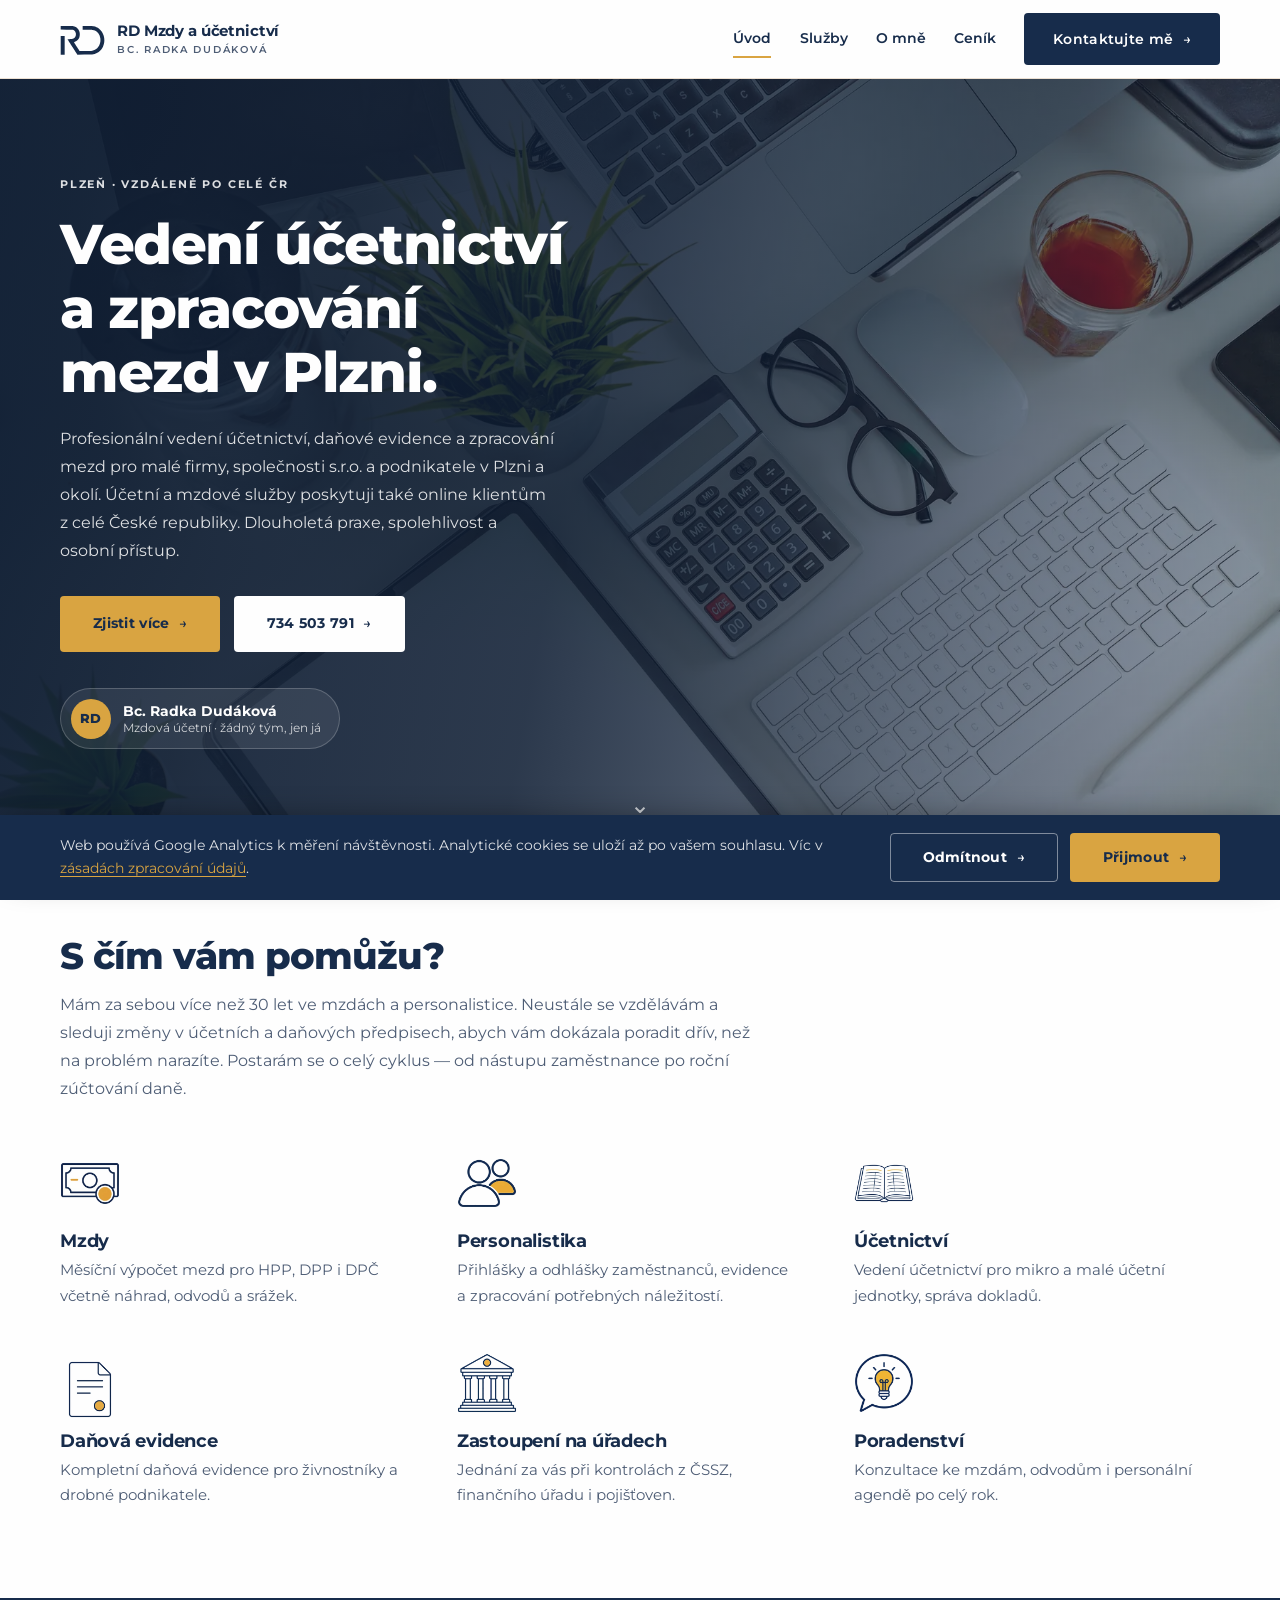
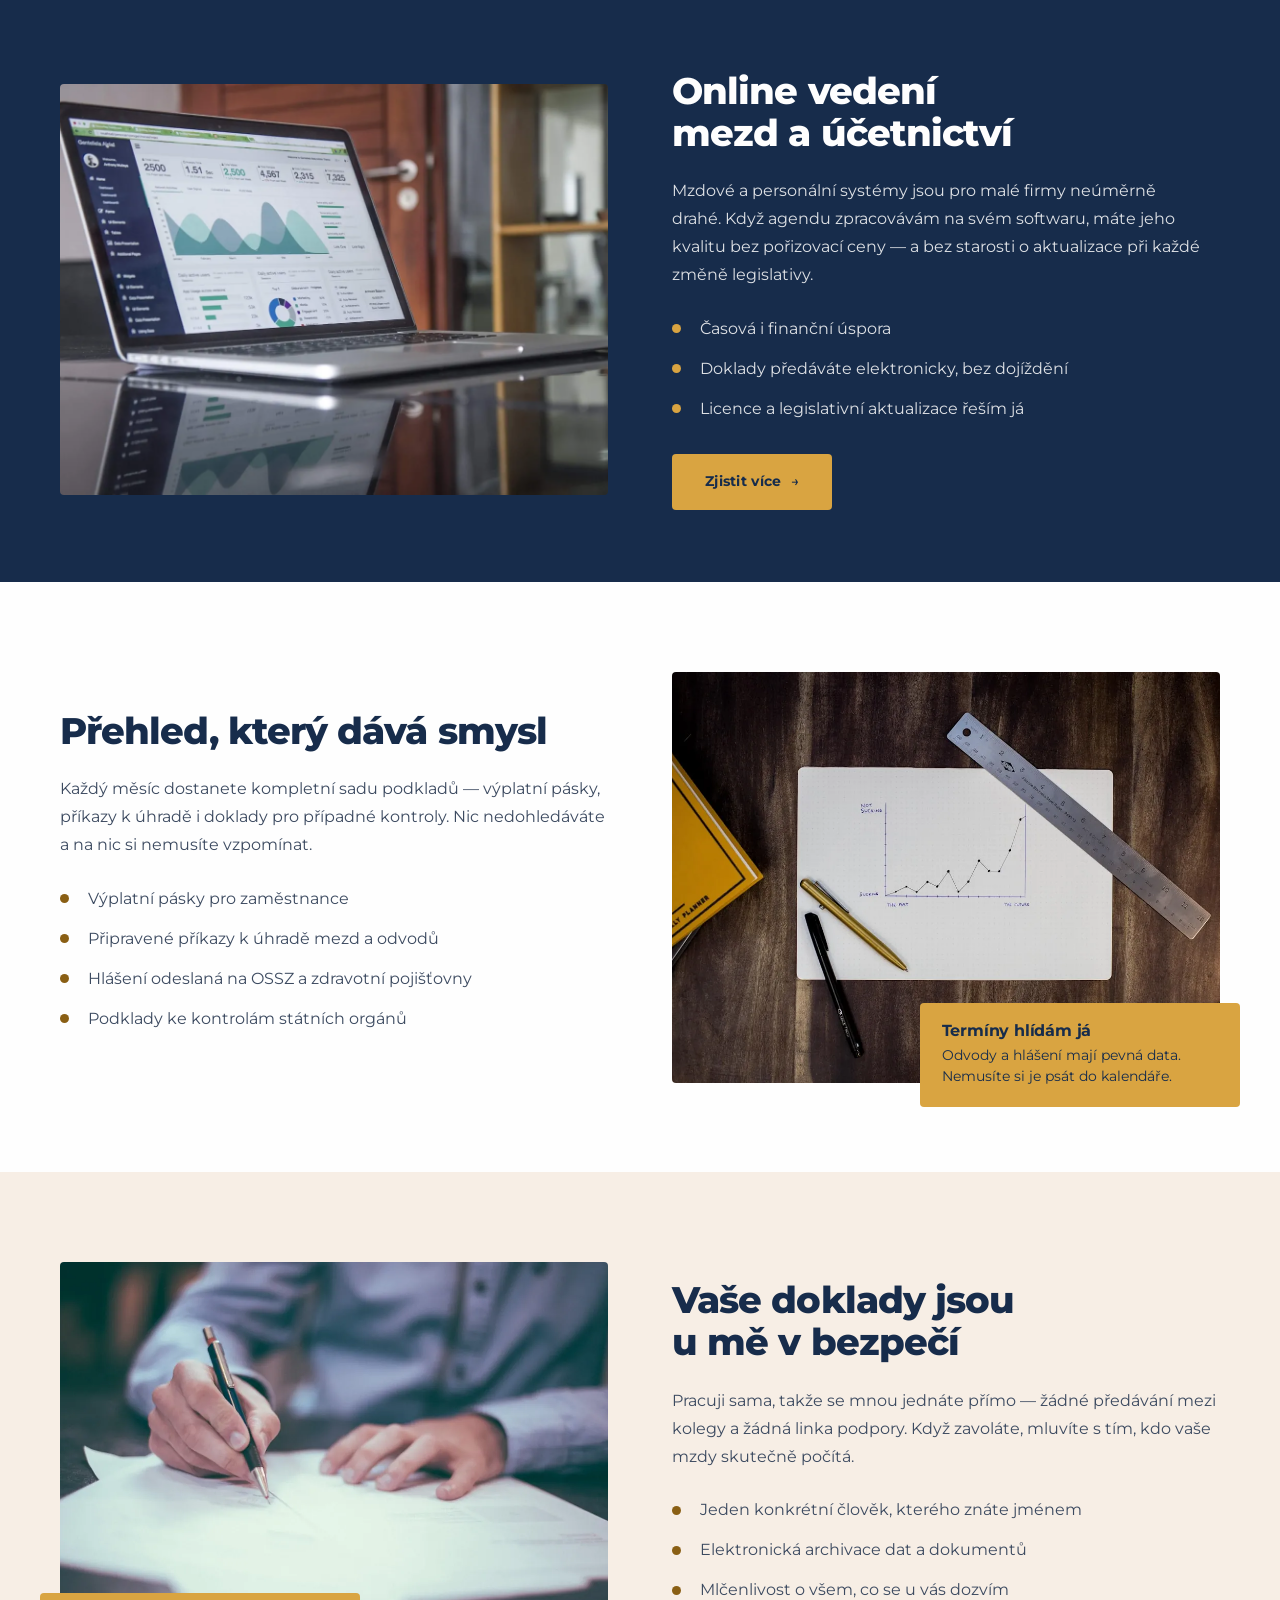
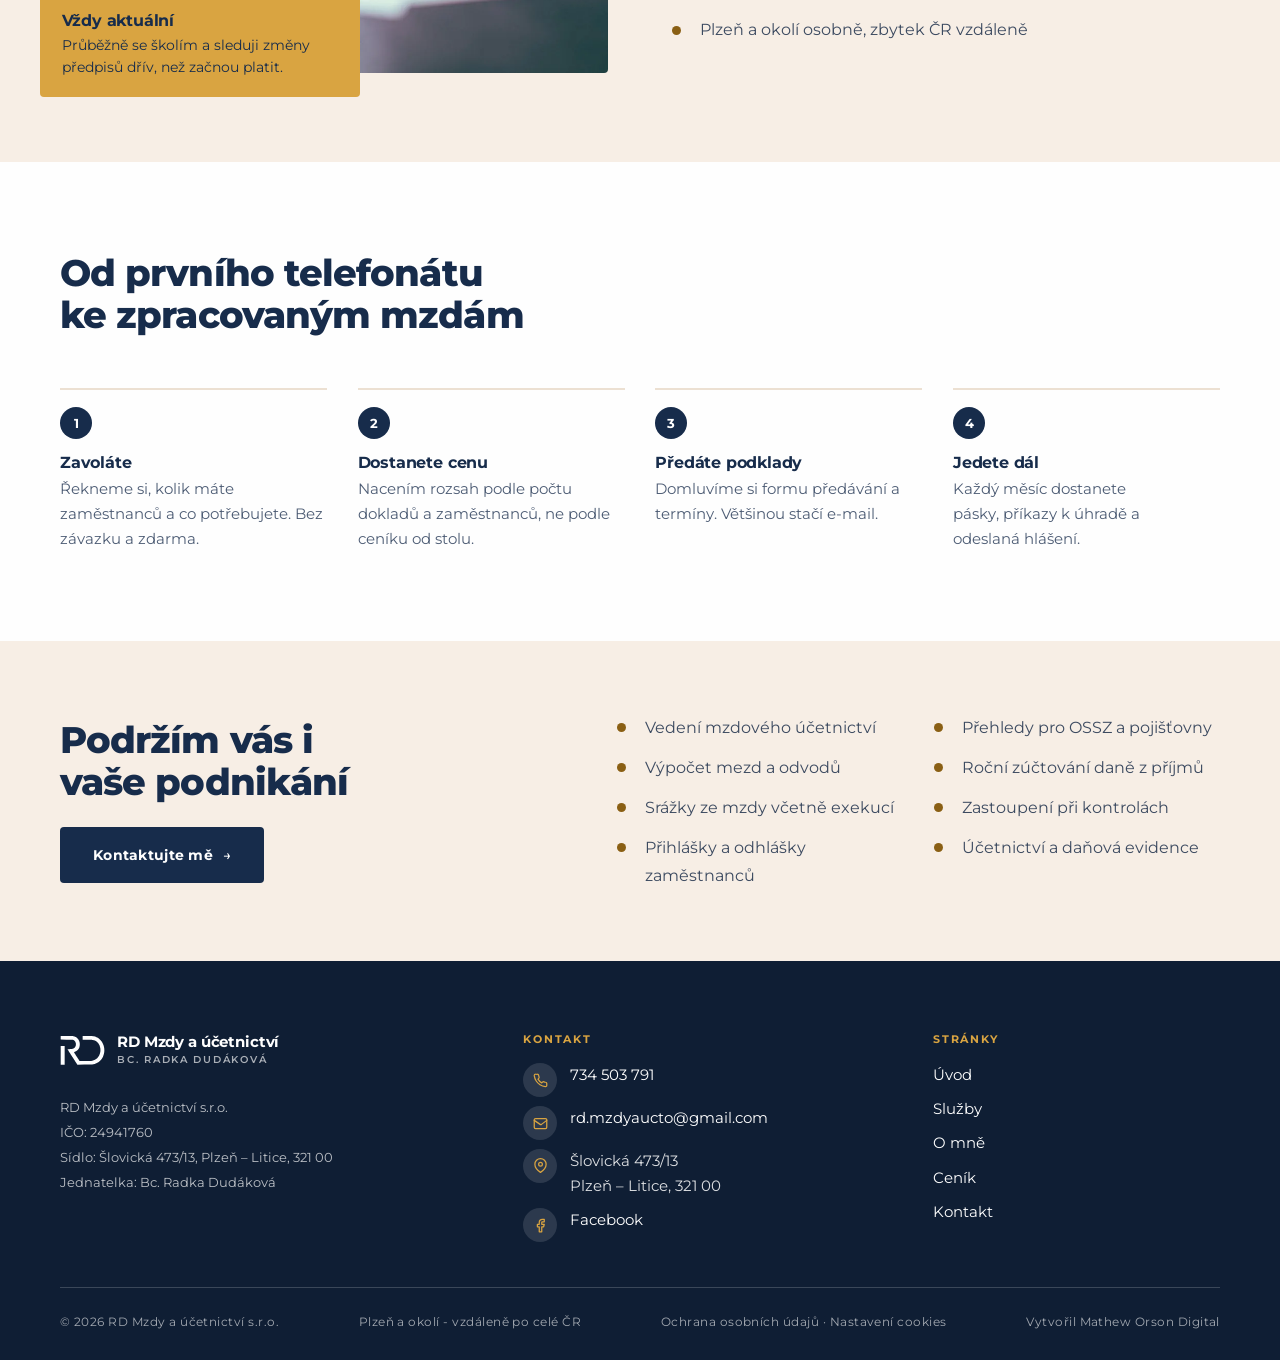
<file: index.html>
<!DOCTYPE html>
<html lang="cs">

<head>
  <meta charset="utf-8">
  <meta name="viewport" content="width=device-width, initial-scale=1">
  <title>Účetnictví Plzeň | RD Mzdy a účetnictví </title>
  <meta name="description"
    content="Vedení účetnictví, daňové evidence a zpracování mezd v Plzni a okolí. Dlouholetá praxe, individuální přístup a online účetní služby po celé ČR.">
  <link rel="canonical" href="https://rdmzdyaucto.cz/">
  <meta property="og:type" content="website">
  <meta property="og:locale" content="cs_CZ">
  <meta property="og:site_name" content="RD Mzdy a účetnictví s.r.o.">
  <meta property="og:title" content="Mzdy a účetnictví pro malé firmy | RD Mzdy a účetnictví">
  <meta property="og:description"
    content="Zpracování mezd, personalistika a účetnictví pro malé firmy v Plzni a okolí. Přes 30 let praxe.">
  <meta property="og:url" content="https://rdmzdyaucto.cz/">
  <meta property="og:image" content="https://rdmzdyaucto.cz/assets/img/og-image.png">
  <meta property="og:image:width" content="1200">
  <meta property="og:image:height" content="630">
  <meta property="og:image:alt" content="RD Mzdy a účetnictví — Bc. Radka Dudáková, Plzeň">
  <meta name="twitter:card" content="summary_large_image">
  <meta name="twitter:title" content="RD Mzdy a účetnictví">
  <meta name="twitter:description" content="Mzdová a personální agenda, účetnictví. Plzeň — Bc. Radka Dudáková.">
  <meta name="twitter:image" content="https://rdmzdyaucto.cz/assets/img/og-image.png">
  <link rel="icon" href="/assets/img/favicon.svg" type="image/svg+xml">
  <link rel="icon" href="/assets/img/favicon-32.png" sizes="32x32" type="image/png">
  <link rel="icon" href="/assets/img/favicon-192.png" sizes="192x192" type="image/png">
  <link rel="apple-touch-icon" href="/assets/img/apple-touch-icon.png">
  <link rel="preconnect" href="https://fonts.googleapis.com">
  <link rel="preconnect" href="https://fonts.gstatic.com" crossorigin>
  <link
    href="https://fonts.googleapis.com/css2?family=Montserrat:ital,wght@0,400;0,500;0,600;0,700;0,800;1,400&display=swap"
    rel="stylesheet">
  <link rel="stylesheet" href="/assets/css/style.css">
  <script type="application/ld+json">
{
  "@context": "https://schema.org",
  "@type": "AccountingService",
  "name": "RD Mzdy a účetnictví s.r.o.",
  "description": "Zpracování mezd, personalistika a účetnictví pro malé firmy a živnostníky.",
  "url": "https://rdmzdyaucto.cz/",
  "telephone": "+420734503791",
  "email": "rd.mzdyaucto@gmail.com",
  "areaServed": "Plzeňský kraj",
  "founder": { "@type": "Person", "name": "Bc. Radka Dudáková" },
  "address": {
    "@type": "PostalAddress",
    "streetAddress": "Šlovická 473/13",
    "addressLocality": "Plzeň – Litice",
    "postalCode": "32100",
    "addressCountry": "CZ"
  }
}
</script>
  <script src="/assets/js/consent.js" defer></script>
</head>

<body>
  <a class="skip-link" href="#main">Přeskočit na obsah</a>

  <header class="site-header">
    <div class="wrap">
      <a class="logo" href="/" aria-label="RD Mzdy a účetnictví — úvodní stránka">
        <svg viewBox="22 28 170 120" aria-hidden="true">
          <g fill="currentColor">
            <path d="M24.61 109.28l0-34.67 7.32 0 7.32 0 0 34.67 0 34.67-7.32 0-7.32 0 0-34.67z" />
            <path
              d="M83.48 139.73c-4.47-6.99-11.19-17.48-14.20-22.15-4.16-6.48-15.06-23.48-17.77-27.75-0.94-1.45-1.70-2.75-1.70-2.87 0-0.18 1.37-0.23 5.33-0.23 9.84-0.02 13.01-0.45 16.64-2.25 3.24-1.60 5.63-3.98 7.23-7.23 1.45-2.93 1.74-4.28 1.74-8.50 0.02-3.24-0.02-3.79-0.45-5.23-0.96-3.38-3.14-6.74-5.57-8.57-1.52-1.15-3.91-2.27-6-2.83-1.64-0.43-1.68-0.43-22.93-0.55l-21.29-0.10 0-2.25c0.02-1.23 0.04-4.30 0.06-6.80l0.04-4.55 21.93 0.08c23.57 0.08 22.27 0.02 26.41 1.09 6.37 1.64 12.54 5.76 16.43 10.96 5.84 7.81 7.54 19.24 4.34 29.30-1.27 3.96-3.42 7.54-6.41 10.63-2.99 3.11-6.25 5.29-10.02 6.78-0.57 0.21-1.27 0.53-1.60 0.66-0.31 0.14-0.92 0.31-1.31 0.39-0.86 0.14-0.90 0.29-0.31 1.25 0.76 1.27 12.23 19.10 16.21 25.27l3.91 6 20.16 0c21.48 0 22.50-0.04 27.09-1 7.03-1.45 13.20-4.59 17.97-9.12 3.46-3.28 5.63-6.25 7.79-10.68 2.25-4.55 3.61-9.39 4.12-14.65 0.29-2.95 0.12-9.30-0.31-11.82-2.15-12.77-9.32-22.79-19.86-27.83-2.85-1.35-5.14-2.11-8.16-2.71-4.18-0.82-5.90-0.90-22.01-0.90l-15.29 0 0-6.86 0-6.84 17.05 0.08c18.20 0.08 18.05 0.08 23.52 1.13 7.21 1.39 14.59 4.69 20.18 9.02 7.97 6.17 14 15.27 17.11 25.74 1.78 6 2.52 11.74 2.36 18.14-0.23 9.04-1.86 15.96-5.51 23.40-5.08 10.37-12.32 17.77-22.21 22.73-5.39 2.70-10.64 4.26-17.79 5.27-2.91 0.41-3.52 0.43-28.57 0.49l-25.61 0.08-2.71-4.24z" />
          </g>
        </svg>
        <span class="logo-name">RD Mzdy a účetnictví<span>Bc. Radka Dudáková</span></span>
      </a>
      <button class="nav-toggle" aria-expanded="false" aria-controls="nav">Menu</button>
      <nav class="nav" id="nav" aria-label="Hlavní navigace">
        <a href="/" aria-current="page">Úvod</a>
        <a href="/sluzby">Služby</a>
        <a href="/o-mne">O mně</a>
        <a href="/cenik">Ceník</a>
        <a class="btn btn-primary" href="/kontakt">Kontaktujte mě</a>
      </nav>
    </div>
  </header>

  <main id="main">

    <section class="hero">
      <img class="hero-bg" src="/assets/img/hero-kalkulacka.webp" width="1800" height="1201" fetchpriority="high"
        decoding="async" alt="">
      <div class="wrap">
        <p class="hero-eyebrow">Plzeň · vzdáleně po celé ČR</p>
        <h1>Vedení účetnictví a zpracování mezd v Plzni.</h1>
        <p>Profesionální vedení účetnictví, daňové evidence a zpracování mezd pro malé firmy, společnosti s.r.o. a podnikatele v Plzni a okolí. Účetní a mzdové služby poskytuji také online klientům z celé České republiky. Dlouholetá praxe, spolehlivost a osobní přístup.</p>
        <div class="hero-actions">
          <a class="btn btn-gold" href="/sluzby">Zjistit více</a>
          <a class="btn btn-light" href="tel:+420734503791">734 503 791</a>
        </div>
        <a class="hero-person" href="/o-mne">
          <span class="hero-person-avatar" aria-hidden="true">RD</span>
          <span class="hero-person-info">
            <strong>Bc. Radka Dudáková</strong>
            <span>Mzdová účetní · žádný tým, jen já</span>
          </span>
        </a>
      </div>
      <a class="hero-scroll" href="#pomuzeme" aria-label="Přejít na obsah">⌄</a>
    </section>

    <section class="section" id="pomuzeme">
      <div class="wrap">
        <div class="section-head">
          <h2>S čím vám pomůžu?</h2>
          <p>Mám za sebou více než 30 let ve mzdách a personalistice. Neustále se vzdělávám a sleduji změny v účetních a
            daňových předpisech, abych vám dokázala poradit dřív, než na problém narazíte. Postarám se o celý cyklus —
            od nástupu zaměstnance po roční zúčtování daně.</p>
        </div>

        <div class="icon-grid reveal">
          <article class="icon-item">
            <div class="icon-badge"><img src="/assets/img/illustrations/icon_mzdy_deliverable.webp" width="220"
                height="156" loading="lazy" decoding="async" alt=""></div>
            <h3>Mzdy</h3>
            <p>Měsíční výpočet mezd pro HPP, DPP i DPČ včetně náhrad, odvodů a srážek.</p>
          </article>

          <article class="icon-item">
            <div class="icon-badge"><img src="/assets/img/illustrations/icon_personalistika_deliverable.webp"
                width="220" height="183" loading="lazy" decoding="async" alt=""></div>
            <h3>Personalistika</h3>
            <p>Přihlášky a odhlášky zaměstnanců, evidence a zpracování potřebných náležitostí.</p>
          </article>

          <article class="icon-item">
            <div class="icon-badge"><img src="/assets/img/illustrations/icon_ucetnictvi_deliverable.webp" width="220"
                height="142" loading="lazy" decoding="async" alt=""></div>
            <h3>Účetnictví</h3>
            <p>Vedení účetnictví pro mikro a malé účetní jednotky, správa dokladů.</p>
          </article>

          <article class="icon-item">
            <div class="icon-badge icon-badge-tight"><img
                src="/assets/img/illustrations/icon_danova_evidence_deliverable.webp" width="169" height="220"
                loading="lazy" decoding="async" alt=""></div>
            <h3>Daňová evidence</h3>
            <p>Kompletní daňová evidence pro živnostníky a drobné podnikatele.</p>
          </article>

          <article class="icon-item">
            <div class="icon-badge"><img src="/assets/img/illustrations/icon_zastoupeni_na_uradech_deliverable.webp"
                width="219" height="220" loading="lazy" decoding="async" alt=""></div>
            <h3>Zastoupení na úřadech</h3>
            <p>Jednání za vás při kontrolách z ČSSZ, finančního úřadu i pojišťoven.</p>
          </article>

          <article class="icon-item">
            <div class="icon-badge"><img src="/assets/img/illustrations/icon_poradenstvi_deliverable.webp" width="220"
                height="218" loading="lazy" decoding="async" alt=""></div>
            <h3>Poradenství</h3>
            <p>Konzultace ke mzdám, odvodům i personální agendě po celý rok.</p>
          </article>
        </div>
      </div>
    </section>

    <section class="band">
      <div class="wrap band-inner">
        <figure class="band-media reveal">
          <img src="/assets/img/software-grafy.webp" width="1200" height="855" loading="lazy" decoding="async"
            alt="Notebook s otevřeným účetním systémem a přehledovými grafy">
        </figure>
        <div class="reveal">
          <h2>Online vedení mezd a účetnictví</h2>
          <p>Mzdové a personální systémy jsou pro malé firmy neúměrně drahé. Když agendu zpracovávám na svém softwaru,
            máte jeho kvalitu bez pořizovací ceny — a bez starosti o aktualizace při každé změně legislativy.</p>
          <ul class="checklist">
            <li>Časová i finanční úspora</li>
            <li>Doklady předáváte elektronicky, bez dojíždění</li>
            <li>Licence a legislativní aktualizace řeším já</li>
          </ul>
          <div class="hero-actions">
            <a class="btn btn-gold" href="/sluzby">Zjistit více</a>
          </div>
        </div>
      </div>
    </section>

    <section class="section">
      <div class="wrap split">
        <div class="reveal">
          <h2>Přehled, který dává smysl</h2>
          <p>Každý měsíc dostanete kompletní sadu podkladů — výplatní pásky, příkazy k úhradě i doklady pro případné
            kontroly. Nic nedohledáváte a na nic si nemusíte vzpomínat.</p>
          <ul class="checklist">
            <li>Výplatní pásky pro zaměstnance</li>
            <li>Připravené příkazy k úhradě mezd a odvodů</li>
            <li>Hlášení odeslaná na OSSZ a zdravotní pojišťovny</li>
            <li>Podklady ke kontrolám státních orgánů</li>
          </ul>
        </div>
        <figure class="split-media reveal">
          <img src="/assets/img/grafy-blok.webp" width="1200" height="800" loading="lazy" decoding="async"
            alt="Zápisník s ručně kresleným grafem vývoje nákladů a pravítkem">
          <div class="float-card">
            <h3>Termíny hlídám já</h3>
            <p>Odvody a hlášení mají pevná data. Nemusíte si je psát do kalendáře.</p>
          </div>
        </figure>
      </div>
    </section>

    <section class="section section-tinted">
      <div class="wrap split">
        <figure class="split-media reveal">
          <img src="/assets/img/dokumenty.webp" width="1200" height="801" loading="lazy" decoding="async"
            alt="Podepisování smluvních dokumentů u pracovního stolu">
          <div class="float-card float-card-left">
            <h3>Vždy aktuální</h3>
            <p>Průběžně se školím a sleduji změny předpisů dřív, než začnou platit.</p>
          </div>
        </figure>
        <div class="reveal">
          <h2>Vaše doklady jsou u mě v bezpečí</h2>
          <p>Pracuji sama, takže se mnou jednáte přímo — žádné předávání mezi kolegy a žádná linka podpory. Když
            zavoláte, mluvíte s tím, kdo vaše mzdy skutečně počítá.</p>
          <ul class="checklist">
            <li>Jeden konkrétní člověk, kterého znáte jménem</li>
            <li>Elektronická archivace dat a dokumentů</li>
            <li>Mlčenlivost o všem, co se u vás dozvím</li>
            <li>Plzeň a okolí osobně, zbytek ČR vzdáleně</li>
          </ul>
        </div>
      </div>
    </section>

    <section class="section">
      <div class="wrap">
        <div class="section-head">
          <h2>Od prvního telefonátu ke zpracovaným mzdám</h2>
        </div>
        <ol class="steps reveal">
          <li>
            <h3>Zavoláte</h3>
            <p>Řekneme si, kolik máte zaměstnanců a co potřebujete. Bez závazku a zdarma.</p>
          </li>
          <li>
            <h3>Dostanete cenu</h3>
            <p>Nacením rozsah podle počtu dokladů a zaměstnanců, ne podle ceníku od stolu.</p>
          </li>
          <li>
            <h3>Předáte podklady</h3>
            <p>Domluvíme si formu předávání a termíny. Většinou stačí e-mail.</p>
          </li>
          <li>
            <h3>Jedete dál</h3>
            <p>Každý měsíc dostanete pásky, příkazy k úhradě a odeslaná hlášení.</p>
          </li>
        </ol>
      </div>
    </section>

    <section class="cta-band">
      <div class="wrap">
        <div>
          <h2>Podržím vás i vaše podnikání</h2>
          <a class="btn btn-primary" href="/kontakt">Kontaktujte mě</a>
        </div>
        <ul class="checklist checklist-cols">
          <li>Vedení mzdového účetnictví</li>
          <li>Výpočet mezd a odvodů</li>
          <li>Srážky ze mzdy včetně exekucí</li>
          <li>Přihlášky a odhlášky zaměstnanců</li>
          <li>Přehledy pro OSSZ a pojišťovny</li>
          <li>Roční zúčtování daně z příjmů</li>
          <li>Zastoupení při kontrolách</li>
          <li>Účetnictví a daňová evidence</li>
        </ul>
      </div>
    </section>

  </main>

  <footer class="site-footer">
    <div class="wrap">
      <div class="footer-grid">
        <div>
          <a class="logo" href="/">
            <svg viewBox="22 28 170 120" aria-hidden="true">
              <g fill="currentColor">
                <path d="M24.61 109.28l0-34.67 7.32 0 7.32 0 0 34.67 0 34.67-7.32 0-7.32 0 0-34.67z" />
                <path
                  d="M83.48 139.73c-4.47-6.99-11.19-17.48-14.20-22.15-4.16-6.48-15.06-23.48-17.77-27.75-0.94-1.45-1.70-2.75-1.70-2.87 0-0.18 1.37-0.23 5.33-0.23 9.84-0.02 13.01-0.45 16.64-2.25 3.24-1.60 5.63-3.98 7.23-7.23 1.45-2.93 1.74-4.28 1.74-8.50 0.02-3.24-0.02-3.79-0.45-5.23-0.96-3.38-3.14-6.74-5.57-8.57-1.52-1.15-3.91-2.27-6-2.83-1.64-0.43-1.68-0.43-22.93-0.55l-21.29-0.10 0-2.25c0.02-1.23 0.04-4.30 0.06-6.80l0.04-4.55 21.93 0.08c23.57 0.08 22.27 0.02 26.41 1.09 6.37 1.64 12.54 5.76 16.43 10.96 5.84 7.81 7.54 19.24 4.34 29.30-1.27 3.96-3.42 7.54-6.41 10.63-2.99 3.11-6.25 5.29-10.02 6.78-0.57 0.21-1.27 0.53-1.60 0.66-0.31 0.14-0.92 0.31-1.31 0.39-0.86 0.14-0.90 0.29-0.31 1.25 0.76 1.27 12.23 19.10 16.21 25.27l3.91 6 20.16 0c21.48 0 22.50-0.04 27.09-1 7.03-1.45 13.20-4.59 17.97-9.12 3.46-3.28 5.63-6.25 7.79-10.68 2.25-4.55 3.61-9.39 4.12-14.65 0.29-2.95 0.12-9.30-0.31-11.82-2.15-12.77-9.32-22.79-19.86-27.83-2.85-1.35-5.14-2.11-8.16-2.71-4.18-0.82-5.90-0.90-22.01-0.90l-15.29 0 0-6.86 0-6.84 17.05 0.08c18.20 0.08 18.05 0.08 23.52 1.13 7.21 1.39 14.59 4.69 20.18 9.02 7.97 6.17 14 15.27 17.11 25.74 1.78 6 2.52 11.74 2.36 18.14-0.23 9.04-1.86 15.96-5.51 23.40-5.08 10.37-12.32 17.77-22.21 22.73-5.39 2.70-10.64 4.26-17.79 5.27-2.91 0.41-3.52 0.43-28.57 0.49l-25.61 0.08-2.71-4.24z" />
              </g>
            </svg>
            <span class="logo-name">RD Mzdy a účetnictví<span>Bc. Radka Dudáková</span></span>
          </a>
          <p class="footer-facts">
            RD Mzdy a účetnictví s.r.o.<br>
            IČO: 24941760<br>
            Sídlo: Šlovická 473/13, Plzeň – Litice, 321 00<br>
            Jednatelka: Bc. Radka Dudáková
          </p>
        </div>
        <div>
          <h4>Kontakt</h4>
          <ul class="footer-contact">
            <li>
              <span class="contact-icon" aria-hidden="true"><svg viewBox="0 0 24 24" fill="none" stroke="currentColor"
                  stroke-width="2" stroke-linecap="round" stroke-linejoin="round">
                  <path
                    d="M22 16.9v3a2 2 0 0 1-2.2 2 19.8 19.8 0 0 1-8.6-3.1 19.5 19.5 0 0 1-6-6A19.8 19.8 0 0 1 2 4.2 2 2 0 0 1 4 2h3a2 2 0 0 1 2 1.7c.1 1 .4 1.9.7 2.8a2 2 0 0 1-.5 2.1L8 9.8a16 16 0 0 0 6 6l1.2-1.2a2 2 0 0 1 2.1-.5c.9.3 1.8.6 2.8.7a2 2 0 0 1 1.9 2.1z" />
                </svg></span>
              <span><a href="tel:+420734503791">734 503 791</a></span>
            </li>
            <li>
              <span class="contact-icon" aria-hidden="true"><svg viewBox="0 0 24 24" fill="none" stroke="currentColor"
                  stroke-width="2" stroke-linecap="round" stroke-linejoin="round">
                  <rect x="2" y="4" width="20" height="16" rx="2" />
                  <path d="m2 7 9.4 6.4a2 2 0 0 0 2.2 0L22 7" />
                </svg></span>
              <span><a href="mailto:rd.mzdyaucto@gmail.com">rd.mzdyaucto@gmail.com</a></span>
            </li>
            <li>
              <span class="contact-icon" aria-hidden="true"><svg viewBox="0 0 24 24" fill="none" stroke="currentColor"
                  stroke-width="2" stroke-linecap="round" stroke-linejoin="round">
                  <path d="M21 10c0 7-9 13-9 13s-9-6-9-13a9 9 0 0 1 18 0z" />
                  <circle cx="12" cy="10" r="3" />
                </svg></span>
              <span>Šlovická 473/13<br>Plzeň – Litice, 321 00</span>
            </li>
            <li>
              <span class="contact-icon" aria-hidden="true"><svg viewBox="0 0 24 24" fill="none" stroke="currentColor"
                  stroke-width="2" stroke-linecap="round" stroke-linejoin="round">
                  <path d="M18 2h-3a5 5 0 0 0-5 5v3H7v4h3v8h4v-8h3l1-4h-4V7a1 1 0 0 1 1-1h3z" />
                </svg></span>
              <span><a href="https://www.facebook.com/profile.php?id=61589592577464" rel="noopener">Facebook</a></span>
            </li>
          </ul>
        </div>
        <div>
          <h4>Stránky</h4>
          <ul>
            <li><a href="/">Úvod</a></li>
            <li><a href="/sluzby">Služby</a></li>
            <li><a href="/o-mne">O mně</a></li>
            <li><a href="/cenik">Ceník</a></li>
            <li><a href="/kontakt">Kontakt</a></li>
          </ul>
        </div>
      </div>
      <div class="footer-bottom">
        <span>© 2026 RD Mzdy a účetnictví s.r.o.</span>
        <span>Plzeň a okolí - vzdáleně po celé ČR</span>
        <span><a href="/ochrana-udaju" style="color:inherit">Ochrana osobních údajů</a> · <a href="#"
            id="cookie-settings-link" style="color:inherit">Nastavení cookies</a></span>
        <span>Vytvořil <a href="https://matheworson.site" rel="noopener" target="_blank" style="color:inherit">Mathew
            Orson Digital</a></span>
      </div>
    </div>
  </footer>

  <script src="/assets/js/site.js" defer></script>
</body>

</html>
</file>
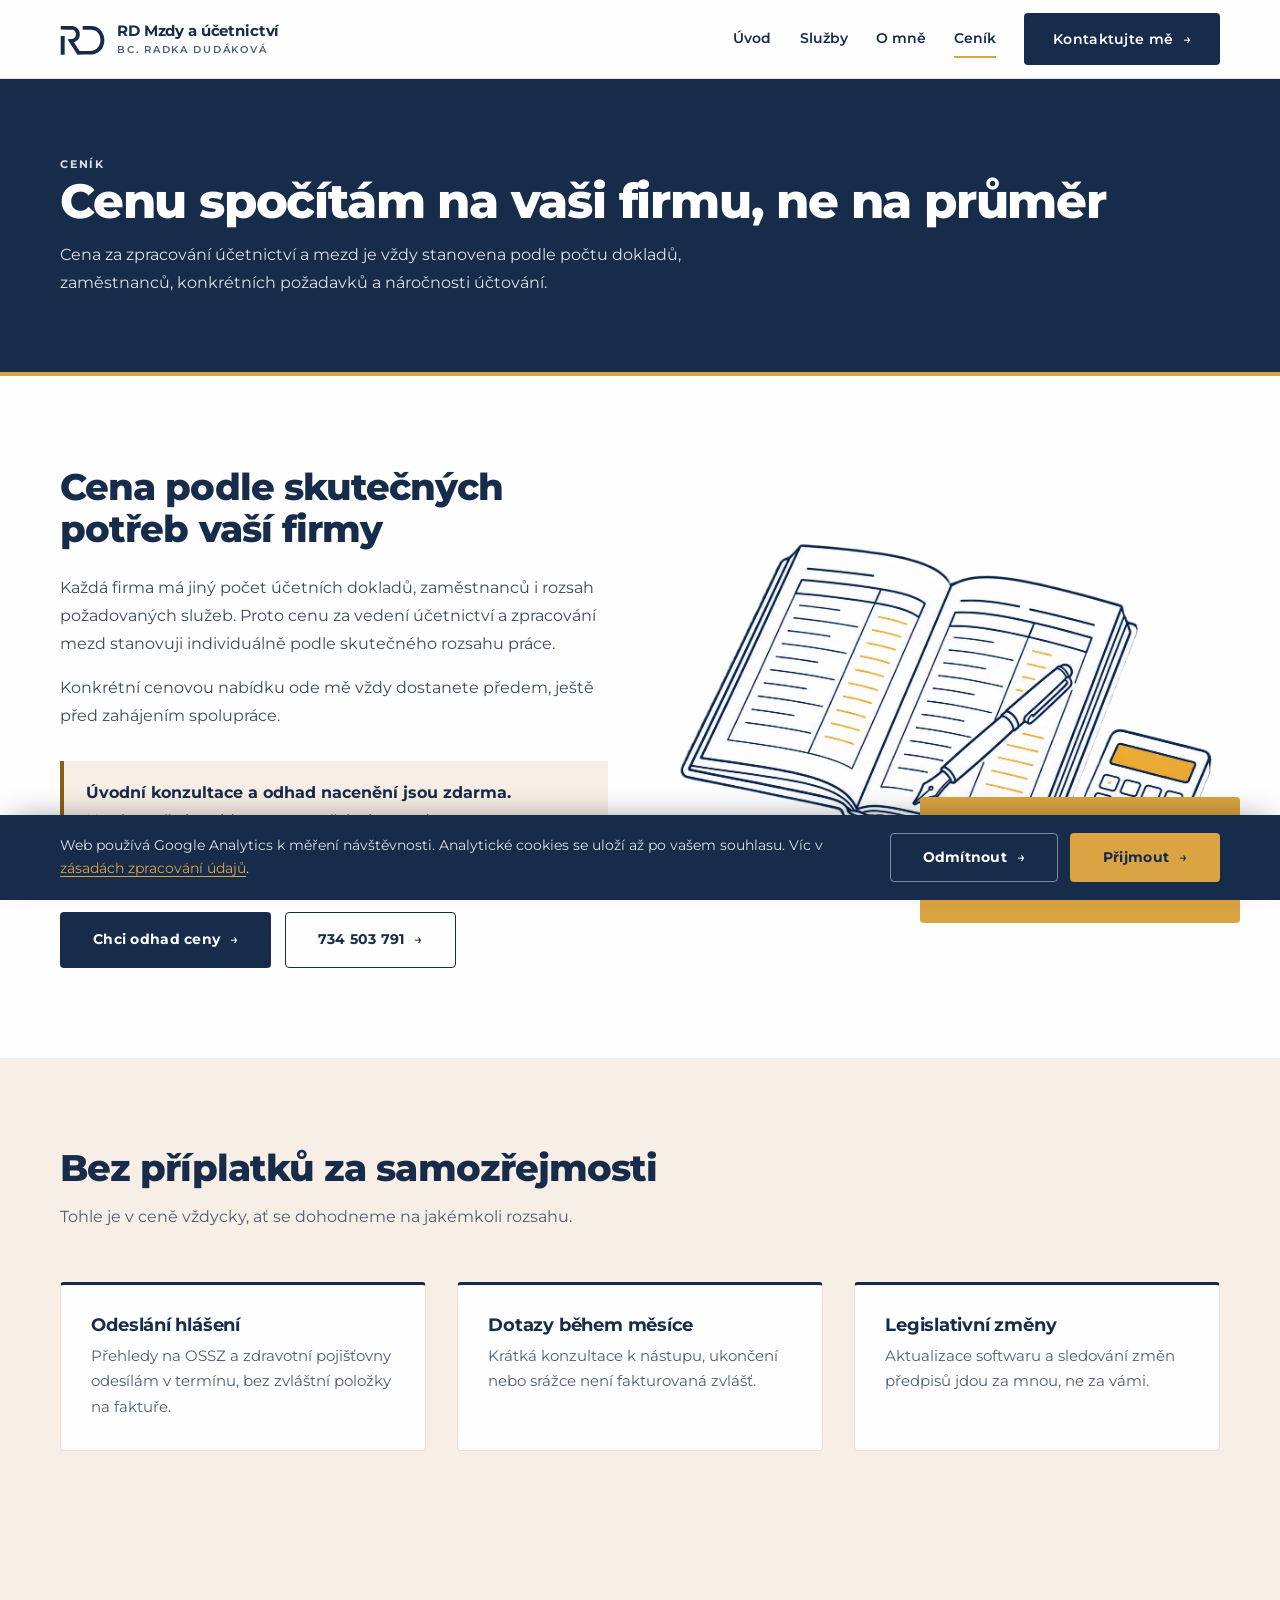
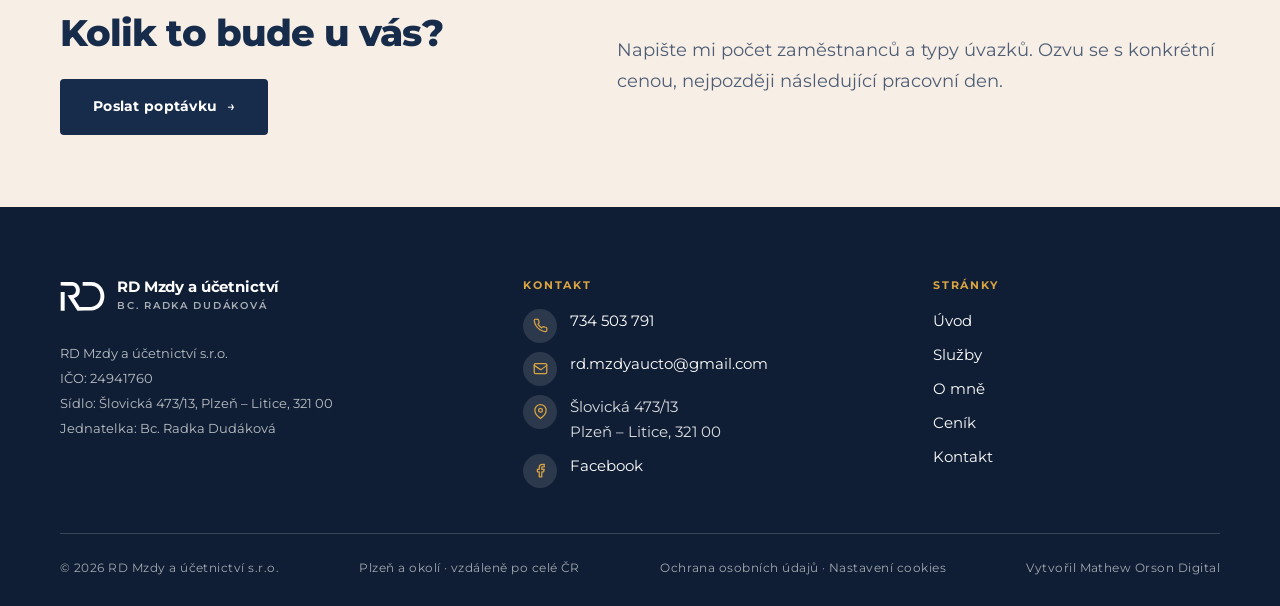
<file: cenik.html>
<!DOCTYPE html>
<html lang="cs">
<head>
<meta charset="utf-8">
<meta name="viewport" content="width=device-width, initial-scale=1">
<title>Ceník — nacenění podle rozsahu | RD Mzdy a účetnictví</title>
<meta name="description" content="Cena za zpracování mezd a účetnictví se stanovuje podle počtu dokladů, zaměstnanců a náročnosti agendy. Úvodní konzultace a odhad ceny zdarma.">
<link rel="canonical" href="https://rdmzdyaucto.cz/cenik">
<meta property="og:type" content="website">
<meta property="og:locale" content="cs_CZ">
<meta property="og:title" content="Ceník | RD Mzdy a účetnictví">
<meta property="og:description" content="Cena podle rozsahu agendy. Úvodní konzultace a odhad ceny zdarma.">
<meta property="og:url" content="https://rdmzdyaucto.cz/cenik">
<meta property="og:image" content="https://rdmzdyaucto.cz/assets/img/og-image.png">
<meta property="og:image:width" content="1200">
<meta property="og:image:height" content="630">
<meta property="og:image:alt" content="RD Mzdy a účetnictví — Bc. Radka Dudáková, Plzeň">
<meta name="twitter:card" content="summary_large_image">
<meta name="twitter:title" content="RD Mzdy a účetnictví">
<meta name="twitter:description" content="Mzdová a personální agenda, účetnictví. Plzeň — Bc. Radka Dudáková.">
<meta name="twitter:image" content="https://rdmzdyaucto.cz/assets/img/og-image.png">
<link rel="icon" href="/assets/img/favicon.svg" type="image/svg+xml">
<link rel="icon" href="/assets/img/favicon-32.png" sizes="32x32" type="image/png">
<link rel="icon" href="/assets/img/favicon-192.png" sizes="192x192" type="image/png">
<link rel="apple-touch-icon" href="/assets/img/apple-touch-icon.png">
<link rel="preconnect" href="https://fonts.googleapis.com">
<link rel="preconnect" href="https://fonts.gstatic.com" crossorigin>
<link href="https://fonts.googleapis.com/css2?family=Montserrat:ital,wght@0,400;0,500;0,600;0,700;0,800;1,400&display=swap" rel="stylesheet">
<link rel="stylesheet" href="/assets/css/style.css">
<script src="/assets/js/consent.js" defer></script>
</head>
<body>
<a class="skip-link" href="#main">Přeskočit na obsah</a>

<header class="site-header">
  <div class="wrap">
    <a class="logo" href="/" aria-label="RD Mzdy a účetnictví — úvodní stránka">
      <svg viewBox="22 28 170 120" aria-hidden="true"><g fill="currentColor"><path d="M24.61 109.28l0-34.67 7.32 0 7.32 0 0 34.67 0 34.67-7.32 0-7.32 0 0-34.67z"/><path d="M83.48 139.73c-4.47-6.99-11.19-17.48-14.20-22.15-4.16-6.48-15.06-23.48-17.77-27.75-0.94-1.45-1.70-2.75-1.70-2.87 0-0.18 1.37-0.23 5.33-0.23 9.84-0.02 13.01-0.45 16.64-2.25 3.24-1.60 5.63-3.98 7.23-7.23 1.45-2.93 1.74-4.28 1.74-8.50 0.02-3.24-0.02-3.79-0.45-5.23-0.96-3.38-3.14-6.74-5.57-8.57-1.52-1.15-3.91-2.27-6-2.83-1.64-0.43-1.68-0.43-22.93-0.55l-21.29-0.10 0-2.25c0.02-1.23 0.04-4.30 0.06-6.80l0.04-4.55 21.93 0.08c23.57 0.08 22.27 0.02 26.41 1.09 6.37 1.64 12.54 5.76 16.43 10.96 5.84 7.81 7.54 19.24 4.34 29.30-1.27 3.96-3.42 7.54-6.41 10.63-2.99 3.11-6.25 5.29-10.02 6.78-0.57 0.21-1.27 0.53-1.60 0.66-0.31 0.14-0.92 0.31-1.31 0.39-0.86 0.14-0.90 0.29-0.31 1.25 0.76 1.27 12.23 19.10 16.21 25.27l3.91 6 20.16 0c21.48 0 22.50-0.04 27.09-1 7.03-1.45 13.20-4.59 17.97-9.12 3.46-3.28 5.63-6.25 7.79-10.68 2.25-4.55 3.61-9.39 4.12-14.65 0.29-2.95 0.12-9.30-0.31-11.82-2.15-12.77-9.32-22.79-19.86-27.83-2.85-1.35-5.14-2.11-8.16-2.71-4.18-0.82-5.90-0.90-22.01-0.90l-15.29 0 0-6.86 0-6.84 17.05 0.08c18.20 0.08 18.05 0.08 23.52 1.13 7.21 1.39 14.59 4.69 20.18 9.02 7.97 6.17 14 15.27 17.11 25.74 1.78 6 2.52 11.74 2.36 18.14-0.23 9.04-1.86 15.96-5.51 23.40-5.08 10.37-12.32 17.77-22.21 22.73-5.39 2.70-10.64 4.26-17.79 5.27-2.91 0.41-3.52 0.43-28.57 0.49l-25.61 0.08-2.71-4.24z"/></g></svg>
      <span class="logo-name">RD Mzdy a účetnictví<span>Bc. Radka Dudáková</span></span>
    </a>
    <button class="nav-toggle" aria-expanded="false" aria-controls="nav">Menu</button>
    <nav class="nav" id="nav" aria-label="Hlavní navigace">
      <a href="/">Úvod</a>
      <a href="/sluzby">Služby</a>
      <a href="/o-mne">O mně</a>
      <a href="/cenik" aria-current="page">Ceník</a>
      <a class="btn btn-primary" href="/kontakt">Kontaktujte mě</a>
    </nav>
  </div>
</header>

<main id="main">

  <section class="page-hero">
    <div class="wrap">
      <p class="crumb">Ceník</p>
      <h1>Cenu spočítám na vaši firmu, ne na průměr</h1>
      <p>Cena za zpracování účetnictví a mezd je vždy stanovena podle počtu dokladů, zaměstnanců, konkrétních požadavků a náročnosti účtování.</p>
    </div>
  </section>

  <section class="section">
    <div class="wrap split">
      <div class="reveal">
        <h2>Cena podle skutečných potřeb vaší firmy</h2>
        <p>Každá firma má jiný počet účetních dokladů, zaměstnanců i&nbsp;rozsah požadovaných služeb. Proto cenu za vedení účetnictví a&nbsp;zpracování mezd stanovuji individuálně podle skutečného rozsahu práce.</p>
        <p>Konkrétní cenovou nabídku ode mě vždy dostanete předem, ještě před zahájením spolupráce.</p>
        <div class="note-box">
          <p><strong>Úvodní konzultace a odhad nacenění jsou zdarma.</strong> Nezávazně si projdeme, co potřebujete, a dostanete konkrétní číslo.</p>
        </div>
        <div class="hero-actions">
          <a class="btn btn-primary" href="/kontakt">Chci odhad ceny</a>
          <a class="btn btn-ghost" href="tel:+420734503791">734 503 791</a>
        </div>
      </div>
      <figure class="split-media reveal">
        <div class="illustration-frame">
          <img src="/assets/img/illustrations/desk_scene_ledger_calculator_pen.webp" width="1200" height="795" loading="lazy" decoding="async" alt="Ilustrace otevřeného účetního deníku, kalkulačky a plnicího pera">
        </div>
        <div class="float-card">
          <h3>Co cenu ovlivňuje</h3>
          <p>Počet zaměstnanců a typ úvazků, množství dokladů, rozsah agendy a náročnost účtování.</p>
        </div>
      </figure>
    </div>
  </section>

  <section class="section section-tinted">
    <div class="wrap">
      <div class="section-head reveal">
        <h2>Bez příplatků za samozřejmosti</h2>
        <p>Tohle je v ceně vždycky, ať se dohodneme na jakémkoli rozsahu.</p>
      </div>
      <div class="grid grid-3 reveal">
        <article class="card">
          <h3>Odeslání hlášení</h3>
          <p>Přehledy na OSSZ a zdravotní pojišťovny odesílám v termínu, bez zvláštní položky na faktuře.</p>
        </article>
        <article class="card">
          <h3>Dotazy během měsíce</h3>
          <p>Krátká konzultace k nástupu, ukončení nebo srážce není fakturovaná zvlášť.</p>
        </article>
        <article class="card">
          <h3>Legislativní změny</h3>
          <p>Aktualizace softwaru a sledování změn předpisů jdou za mnou, ne za vámi.</p>
        </article>
      </div>
    </div>
  </section>

  <section class="cta-band">
    <div class="wrap">
      <div>
        <h2>Kolik to bude u vás?</h2>
        <a class="btn btn-primary" href="/kontakt">Poslat poptávku</a>
      </div>
      <p class="lead">Napište mi počet zaměstnanců a typy úvazků. Ozvu se s konkrétní cenou, nejpozději následující pracovní den.</p>
    </div>
  </section>

</main>

<footer class="site-footer">
  <div class="wrap">
    <div class="footer-grid">
      <div>
        <a class="logo" href="/">
          <svg viewBox="22 28 170 120" aria-hidden="true"><g fill="currentColor"><path d="M24.61 109.28l0-34.67 7.32 0 7.32 0 0 34.67 0 34.67-7.32 0-7.32 0 0-34.67z"/><path d="M83.48 139.73c-4.47-6.99-11.19-17.48-14.20-22.15-4.16-6.48-15.06-23.48-17.77-27.75-0.94-1.45-1.70-2.75-1.70-2.87 0-0.18 1.37-0.23 5.33-0.23 9.84-0.02 13.01-0.45 16.64-2.25 3.24-1.60 5.63-3.98 7.23-7.23 1.45-2.93 1.74-4.28 1.74-8.50 0.02-3.24-0.02-3.79-0.45-5.23-0.96-3.38-3.14-6.74-5.57-8.57-1.52-1.15-3.91-2.27-6-2.83-1.64-0.43-1.68-0.43-22.93-0.55l-21.29-0.10 0-2.25c0.02-1.23 0.04-4.30 0.06-6.80l0.04-4.55 21.93 0.08c23.57 0.08 22.27 0.02 26.41 1.09 6.37 1.64 12.54 5.76 16.43 10.96 5.84 7.81 7.54 19.24 4.34 29.30-1.27 3.96-3.42 7.54-6.41 10.63-2.99 3.11-6.25 5.29-10.02 6.78-0.57 0.21-1.27 0.53-1.60 0.66-0.31 0.14-0.92 0.31-1.31 0.39-0.86 0.14-0.90 0.29-0.31 1.25 0.76 1.27 12.23 19.10 16.21 25.27l3.91 6 20.16 0c21.48 0 22.50-0.04 27.09-1 7.03-1.45 13.20-4.59 17.97-9.12 3.46-3.28 5.63-6.25 7.79-10.68 2.25-4.55 3.61-9.39 4.12-14.65 0.29-2.95 0.12-9.30-0.31-11.82-2.15-12.77-9.32-22.79-19.86-27.83-2.85-1.35-5.14-2.11-8.16-2.71-4.18-0.82-5.90-0.90-22.01-0.90l-15.29 0 0-6.86 0-6.84 17.05 0.08c18.20 0.08 18.05 0.08 23.52 1.13 7.21 1.39 14.59 4.69 20.18 9.02 7.97 6.17 14 15.27 17.11 25.74 1.78 6 2.52 11.74 2.36 18.14-0.23 9.04-1.86 15.96-5.51 23.40-5.08 10.37-12.32 17.77-22.21 22.73-5.39 2.70-10.64 4.26-17.79 5.27-2.91 0.41-3.52 0.43-28.57 0.49l-25.61 0.08-2.71-4.24z"/></g></svg>
          <span class="logo-name">RD Mzdy a účetnictví<span>Bc. Radka Dudáková</span></span>
        </a>
        <p class="footer-facts">
          RD Mzdy a účetnictví s.r.o.<br>
          IČO: 24941760<br>
          Sídlo: Šlovická 473/13, Plzeň – Litice, 321 00<br>
          Jednatelka: Bc. Radka Dudáková
        </p>
      </div>
      <div>
        <h4>Kontakt</h4>
        <ul class="footer-contact">
          <li>
            <span class="contact-icon" aria-hidden="true"><svg viewBox="0 0 24 24" fill="none" stroke="currentColor" stroke-width="2" stroke-linecap="round" stroke-linejoin="round"><path d="M22 16.9v3a2 2 0 0 1-2.2 2 19.8 19.8 0 0 1-8.6-3.1 19.5 19.5 0 0 1-6-6A19.8 19.8 0 0 1 2 4.2 2 2 0 0 1 4 2h3a2 2 0 0 1 2 1.7c.1 1 .4 1.9.7 2.8a2 2 0 0 1-.5 2.1L8 9.8a16 16 0 0 0 6 6l1.2-1.2a2 2 0 0 1 2.1-.5c.9.3 1.8.6 2.8.7a2 2 0 0 1 1.9 2.1z"/></svg></span>
            <span><a href="tel:+420734503791">734 503 791</a></span>
          </li>
          <li>
            <span class="contact-icon" aria-hidden="true"><svg viewBox="0 0 24 24" fill="none" stroke="currentColor" stroke-width="2" stroke-linecap="round" stroke-linejoin="round"><rect x="2" y="4" width="20" height="16" rx="2"/><path d="m2 7 9.4 6.4a2 2 0 0 0 2.2 0L22 7"/></svg></span>
            <span><a href="mailto:rd.mzdyaucto@gmail.com">rd.mzdyaucto@gmail.com</a></span>
          </li>
          <li>
            <span class="contact-icon" aria-hidden="true"><svg viewBox="0 0 24 24" fill="none" stroke="currentColor" stroke-width="2" stroke-linecap="round" stroke-linejoin="round"><path d="M21 10c0 7-9 13-9 13s-9-6-9-13a9 9 0 0 1 18 0z"/><circle cx="12" cy="10" r="3"/></svg></span>
            <span>Šlovická 473/13<br>Plzeň – Litice, 321 00</span>
          </li>
          <li>
            <span class="contact-icon" aria-hidden="true"><svg viewBox="0 0 24 24" fill="none" stroke="currentColor" stroke-width="2" stroke-linecap="round" stroke-linejoin="round"><path d="M18 2h-3a5 5 0 0 0-5 5v3H7v4h3v8h4v-8h3l1-4h-4V7a1 1 0 0 1 1-1h3z"/></svg></span>
            <span><a href="https://www.facebook.com/profile.php?id=61589592577464" rel="noopener">Facebook</a></span>
          </li>
        </ul>
      </div>
      <div>
        <h4>Stránky</h4>
        <ul>
          <li><a href="/">Úvod</a></li>
          <li><a href="/sluzby">Služby</a></li>
          <li><a href="/o-mne">O mně</a></li>
          <li><a href="/cenik">Ceník</a></li>
          <li><a href="/kontakt">Kontakt</a></li>
        </ul>
      </div>
    </div>
    <div class="footer-bottom">
      <span>© 2026 RD Mzdy a účetnictví s.r.o.</span>
      <span>Plzeň a okolí · vzdáleně po celé ČR</span>
      <span><a href="/ochrana-udaju" style="color:inherit">Ochrana osobních údajů</a> · <a href="#" id="cookie-settings-link" style="color:inherit">Nastavení cookies</a></span>
      <span>Vytvořil <a href="https://matheworson.site" rel="noopener" target="_blank" style="color:inherit">Mathew Orson Digital</a></span>
    </div>
  </div>
</footer>

<script src="/assets/js/site.js" defer></script>
</body>
</html>
</file>
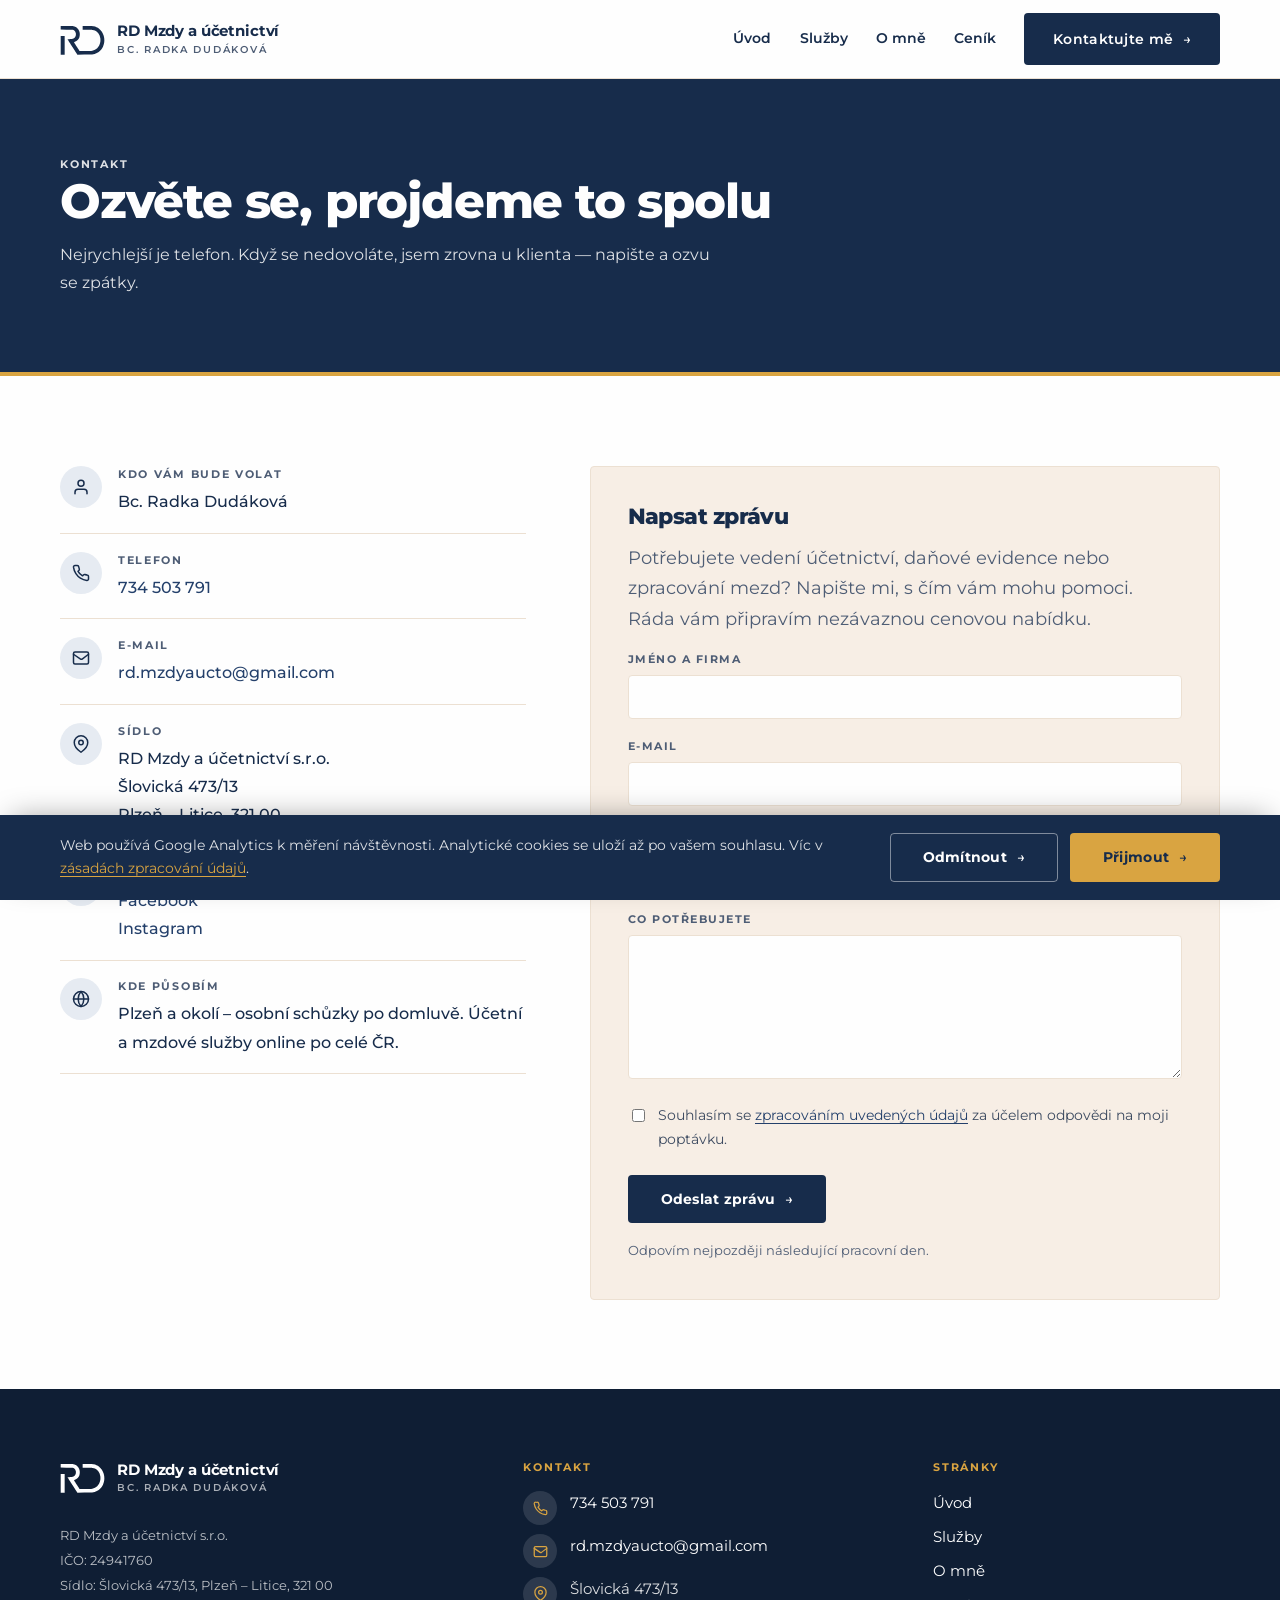
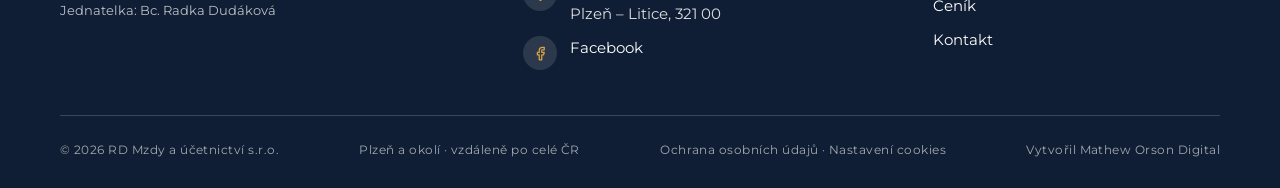
<file: kontakt.html>
<!DOCTYPE html>
<html lang="cs">
<head>
<meta charset="utf-8">
<meta name="viewport" content="width=device-width, initial-scale=1">
<title>Kontakt | Účetnictví a mzdy Plzeň | RD Mzdy a účetnictví</title>
<meta name="description" content="Kontaktujte RD Mzdy a účetnictví v Plzni. Vedení účetnictví, daňové evidence a zpracování mezd pro firmy a OSVČ. Osobní schůzky i online spolupráce po celé ČR.">
<link rel="canonical" href="https://rdmzdyaucto.cz/kontakt">
<meta property="og:type" content="website">
<meta property="og:locale" content="cs_CZ">
<meta property="og:title" content="Kontakt | RD Mzdy a účetnictví">
<meta property="og:description" content="Kontaktujte RD Mzdy a účetnictví v Plzni. Vedení účetnictví, daňové evidence a zpracování mezd pro firmy a OSVČ. Osobní schůzky i online spolupráce po celé ČR.">
<meta property="og:url" content="https://rdmzdyaucto.cz/kontakt">
<meta property="og:image" content="https://rdmzdyaucto.cz/assets/img/og-image.png">
<meta property="og:image:width" content="1200">
<meta property="og:image:height" content="630">
<meta property="og:image:alt" content="RD Mzdy a účetnictví — Bc. Radka Dudáková, Plzeň">
<meta name="twitter:card" content="summary_large_image">
<meta name="twitter:title" content="RD Mzdy a účetnictví">
<meta name="twitter:description" content="Mzdová a personální agenda, účetnictví. Plzeň — Bc. Radka Dudáková.">
<meta name="twitter:image" content="https://rdmzdyaucto.cz/assets/img/og-image.png">
<link rel="icon" href="/assets/img/favicon.svg" type="image/svg+xml">
<link rel="icon" href="/assets/img/favicon-32.png" sizes="32x32" type="image/png">
<link rel="icon" href="/assets/img/favicon-192.png" sizes="192x192" type="image/png">
<link rel="apple-touch-icon" href="/assets/img/apple-touch-icon.png">
<link rel="preconnect" href="https://fonts.googleapis.com">
<link rel="preconnect" href="https://fonts.gstatic.com" crossorigin>
<link href="https://fonts.googleapis.com/css2?family=Montserrat:ital,wght@0,400;0,500;0,600;0,700;0,800;1,400&display=swap" rel="stylesheet">
<link rel="stylesheet" href="/assets/css/style.css">
<script type="application/ld+json">
{
  "@context": "https://schema.org",
  "@type": "AccountingService",
  "name": "RD Mzdy a účetnictví s.r.o.",
  "url": "https://rdmzdyaucto.cz/",
  "telephone": "+420734503791",
  "email": "rd.mzdyaucto@gmail.com",
  "address": {
    "@type": "PostalAddress",
    "streetAddress": "Šlovická 473/13",
    "addressLocality": "Plzeň – Litice",
    "postalCode": "32100",
    "addressCountry": "CZ"
  }
}
</script>
<script src="/assets/js/consent.js" defer></script>
</head>
<body>
<a class="skip-link" href="#main">Přeskočit na obsah</a>

<header class="site-header">
  <div class="wrap">
    <a class="logo" href="/" aria-label="RD Mzdy a účetnictví — úvodní stránka">
      <svg viewBox="22 28 170 120" aria-hidden="true"><g fill="currentColor"><path d="M24.61 109.28l0-34.67 7.32 0 7.32 0 0 34.67 0 34.67-7.32 0-7.32 0 0-34.67z"/><path d="M83.48 139.73c-4.47-6.99-11.19-17.48-14.20-22.15-4.16-6.48-15.06-23.48-17.77-27.75-0.94-1.45-1.70-2.75-1.70-2.87 0-0.18 1.37-0.23 5.33-0.23 9.84-0.02 13.01-0.45 16.64-2.25 3.24-1.60 5.63-3.98 7.23-7.23 1.45-2.93 1.74-4.28 1.74-8.50 0.02-3.24-0.02-3.79-0.45-5.23-0.96-3.38-3.14-6.74-5.57-8.57-1.52-1.15-3.91-2.27-6-2.83-1.64-0.43-1.68-0.43-22.93-0.55l-21.29-0.10 0-2.25c0.02-1.23 0.04-4.30 0.06-6.80l0.04-4.55 21.93 0.08c23.57 0.08 22.27 0.02 26.41 1.09 6.37 1.64 12.54 5.76 16.43 10.96 5.84 7.81 7.54 19.24 4.34 29.30-1.27 3.96-3.42 7.54-6.41 10.63-2.99 3.11-6.25 5.29-10.02 6.78-0.57 0.21-1.27 0.53-1.60 0.66-0.31 0.14-0.92 0.31-1.31 0.39-0.86 0.14-0.90 0.29-0.31 1.25 0.76 1.27 12.23 19.10 16.21 25.27l3.91 6 20.16 0c21.48 0 22.50-0.04 27.09-1 7.03-1.45 13.20-4.59 17.97-9.12 3.46-3.28 5.63-6.25 7.79-10.68 2.25-4.55 3.61-9.39 4.12-14.65 0.29-2.95 0.12-9.30-0.31-11.82-2.15-12.77-9.32-22.79-19.86-27.83-2.85-1.35-5.14-2.11-8.16-2.71-4.18-0.82-5.90-0.90-22.01-0.90l-15.29 0 0-6.86 0-6.84 17.05 0.08c18.20 0.08 18.05 0.08 23.52 1.13 7.21 1.39 14.59 4.69 20.18 9.02 7.97 6.17 14 15.27 17.11 25.74 1.78 6 2.52 11.74 2.36 18.14-0.23 9.04-1.86 15.96-5.51 23.40-5.08 10.37-12.32 17.77-22.21 22.73-5.39 2.70-10.64 4.26-17.79 5.27-2.91 0.41-3.52 0.43-28.57 0.49l-25.61 0.08-2.71-4.24z"/></g></svg>
      <span class="logo-name">RD Mzdy a účetnictví<span>Bc. Radka Dudáková</span></span>
    </a>
    <button class="nav-toggle" aria-expanded="false" aria-controls="nav">Menu</button>
    <nav class="nav" id="nav" aria-label="Hlavní navigace">
      <a href="/">Úvod</a>
      <a href="/sluzby">Služby</a>
      <a href="/o-mne">O mně</a>
      <a href="/cenik">Ceník</a>
      <a class="btn btn-primary" href="/kontakt" aria-current="page">Kontaktujte mě</a>
    </nav>
  </div>
</header>

<main id="main">

  <section class="page-hero">
    <div class="wrap">
      <p class="crumb">Kontakt</p>
      <h1>Ozvěte se, projdeme to spolu</h1>
      <p>Nejrychlejší je telefon. Když se nedovoláte, jsem zrovna u klienta — napište a ozvu se zpátky.</p>
    </div>
  </section>

  <section class="section">
    <div class="wrap contact-grid">
      <div>
        <ul class="contact-list">
          <li>
            <span class="contact-icon" aria-hidden="true"><svg viewBox="0 0 24 24" fill="none" stroke="currentColor" stroke-width="2" stroke-linecap="round" stroke-linejoin="round"><path d="M20 21v-2a4 4 0 0 0-4-4H8a4 4 0 0 0-4 4v2"/><circle cx="12" cy="7" r="4"/></svg></span>
            <span>
              <span class="contact-key">Kdo vám bude volat</span>
              <span class="contact-value">Bc. Radka Dudáková</span>
            </span>
          </li>
          <li>
            <span class="contact-icon" aria-hidden="true"><svg viewBox="0 0 24 24" fill="none" stroke="currentColor" stroke-width="2" stroke-linecap="round" stroke-linejoin="round"><path d="M22 16.9v3a2 2 0 0 1-2.2 2 19.8 19.8 0 0 1-8.6-3.1 19.5 19.5 0 0 1-6-6A19.8 19.8 0 0 1 2 4.2 2 2 0 0 1 4 2h3a2 2 0 0 1 2 1.7c.1 1 .4 1.9.7 2.8a2 2 0 0 1-.5 2.1L8 9.8a16 16 0 0 0 6 6l1.2-1.2a2 2 0 0 1 2.1-.5c.9.3 1.8.6 2.8.7a2 2 0 0 1 1.9 2.1z"/></svg></span>
            <span>
              <span class="contact-key">Telefon</span>
              <span class="contact-value"><a href="tel:+420734503791">734 503 791</a></span>
            </span>
          </li>
          <li>
            <span class="contact-icon" aria-hidden="true"><svg viewBox="0 0 24 24" fill="none" stroke="currentColor" stroke-width="2" stroke-linecap="round" stroke-linejoin="round"><rect x="2" y="4" width="20" height="16" rx="2"/><path d="m2 7 9.4 6.4a2 2 0 0 0 2.2 0L22 7"/></svg></span>
            <span>
              <span class="contact-key">E-mail</span>
              <span class="contact-value"><a href="mailto:rd.mzdyaucto@gmail.com">rd.mzdyaucto@gmail.com</a></span>
            </span>
          </li>
          <li>
            <span class="contact-icon" aria-hidden="true"><svg viewBox="0 0 24 24" fill="none" stroke="currentColor" stroke-width="2" stroke-linecap="round" stroke-linejoin="round"><path d="M21 10c0 7-9 13-9 13s-9-6-9-13a9 9 0 0 1 18 0z"/><circle cx="12" cy="10" r="3"/></svg></span>
            <span>
              <span class="contact-key">Sídlo</span>
              <span class="contact-value">RD Mzdy a účetnictví s.r.o.<br>Šlovická 473/13<br>Plzeň – Litice, 321 00</span>
            </span>
          </li>
          <li>
            <span class="contact-icon" aria-hidden="true"><svg viewBox="0 0 24 24" fill="none" stroke="currentColor" stroke-width="2" stroke-linecap="round" stroke-linejoin="round"><path d="M18 2h-3a5 5 0 0 0-5 5v3H7v4h3v8h4v-8h3l1-4h-4V7a1 1 0 0 1 1-1h3z"/></svg></span>
            <span>
              <span class="contact-key">Sociální sítě</span>
              <span class="contact-value">
  <a href="https://www.facebook.com/profile.php?id=61589592577464" rel="noopener">Facebook</a><br>
  <a href="https://www.instagram.com/rd_mzdy_a_ucetnictvi/" target="_blank" rel="noopener noreferrer">Instagram</a>
</span>
            </span>
          </li>
          <li>
            <span class="contact-icon" aria-hidden="true"><svg viewBox="0 0 24 24" fill="none" stroke="currentColor" stroke-width="2" stroke-linecap="round" stroke-linejoin="round"><circle cx="12" cy="12" r="10"/><path d="M2 12h20M12 2a15 15 0 0 1 0 20 15 15 0 0 1 0-20z"/></svg></span>
            <span>
              <span class="contact-key">Kde působím</span>
              <span class="contact-value">Plzeň a okolí – osobní schůzky po domluvě. Účetní a&nbsp;mzdové služby online po celé ČR.</span>
            </span>
          </li>
        </ul>
      </div>

      <form class="form" action="https://formspree.io/f/xnpddvln" method="post">
        <h2>Napsat zprávu</h2>
        <p class="lead">Potřebujete vedení účetnictví, daňové evidence nebo zpracování mezd? Napište mi, s&nbsp;čím vám mohu pomoci. Ráda vám připravím nezávaznou cenovou nabídku.</p>

        <div class="field">
          <label for="jmeno">Jméno a firma</label>
          <input id="jmeno" name="jmeno" type="text" autocomplete="organization" required>
        </div>
        <div class="field">
          <label for="email">E-mail</label>
          <input id="email" name="email" type="email" autocomplete="email" required>
        </div>
        <div class="field">
          <label for="telefon">Telefon (nepovinné)</label>
          <input id="telefon" name="telefon" type="tel" autocomplete="tel">
        </div>
        <div class="field">
          <label for="zprava">Co potřebujete</label>
          <textarea id="zprava" name="zprava" required></textarea>
        </div>

        

        <div class="field-consent">
          <input id="souhlas" name="souhlas" type="checkbox" required>
          <label for="souhlas">Souhlasím se <a href="/ochrana-udaju">zpracováním uvedených údajů</a> za účelem odpovědi na moji poptávku.</label>
        </div>

        <button class="btn btn-primary" type="submit">Odeslat zprávu</button>
        <p class="form-note">Odpovím nejpozději následující pracovní den.</p>
      </form>
    </div>
  </section>

</main>

<footer class="site-footer">
  <div class="wrap">
    <div class="footer-grid">
      <div>
        <a class="logo" href="/">
          <svg viewBox="22 28 170 120" aria-hidden="true"><g fill="currentColor"><path d="M24.61 109.28l0-34.67 7.32 0 7.32 0 0 34.67 0 34.67-7.32 0-7.32 0 0-34.67z"/><path d="M83.48 139.73c-4.47-6.99-11.19-17.48-14.20-22.15-4.16-6.48-15.06-23.48-17.77-27.75-0.94-1.45-1.70-2.75-1.70-2.87 0-0.18 1.37-0.23 5.33-0.23 9.84-0.02 13.01-0.45 16.64-2.25 3.24-1.60 5.63-3.98 7.23-7.23 1.45-2.93 1.74-4.28 1.74-8.50 0.02-3.24-0.02-3.79-0.45-5.23-0.96-3.38-3.14-6.74-5.57-8.57-1.52-1.15-3.91-2.27-6-2.83-1.64-0.43-1.68-0.43-22.93-0.55l-21.29-0.10 0-2.25c0.02-1.23 0.04-4.30 0.06-6.80l0.04-4.55 21.93 0.08c23.57 0.08 22.27 0.02 26.41 1.09 6.37 1.64 12.54 5.76 16.43 10.96 5.84 7.81 7.54 19.24 4.34 29.30-1.27 3.96-3.42 7.54-6.41 10.63-2.99 3.11-6.25 5.29-10.02 6.78-0.57 0.21-1.27 0.53-1.60 0.66-0.31 0.14-0.92 0.31-1.31 0.39-0.86 0.14-0.90 0.29-0.31 1.25 0.76 1.27 12.23 19.10 16.21 25.27l3.91 6 20.16 0c21.48 0 22.50-0.04 27.09-1 7.03-1.45 13.20-4.59 17.97-9.12 3.46-3.28 5.63-6.25 7.79-10.68 2.25-4.55 3.61-9.39 4.12-14.65 0.29-2.95 0.12-9.30-0.31-11.82-2.15-12.77-9.32-22.79-19.86-27.83-2.85-1.35-5.14-2.11-8.16-2.71-4.18-0.82-5.90-0.90-22.01-0.90l-15.29 0 0-6.86 0-6.84 17.05 0.08c18.20 0.08 18.05 0.08 23.52 1.13 7.21 1.39 14.59 4.69 20.18 9.02 7.97 6.17 14 15.27 17.11 25.74 1.78 6 2.52 11.74 2.36 18.14-0.23 9.04-1.86 15.96-5.51 23.40-5.08 10.37-12.32 17.77-22.21 22.73-5.39 2.70-10.64 4.26-17.79 5.27-2.91 0.41-3.52 0.43-28.57 0.49l-25.61 0.08-2.71-4.24z"/></g></svg>
          <span class="logo-name">RD Mzdy a účetnictví<span>Bc. Radka Dudáková</span></span>
        </a>
        <p class="footer-facts">
          RD Mzdy a účetnictví s.r.o.<br>
          IČO: 24941760<br>
          Sídlo: Šlovická 473/13, Plzeň – Litice, 321 00<br>
          Jednatelka: Bc. Radka Dudáková
        </p>
      </div>
      <div>
        <h4>Kontakt</h4>
        <ul class="footer-contact">
          <li>
            <span class="contact-icon" aria-hidden="true"><svg viewBox="0 0 24 24" fill="none" stroke="currentColor" stroke-width="2" stroke-linecap="round" stroke-linejoin="round"><path d="M22 16.9v3a2 2 0 0 1-2.2 2 19.8 19.8 0 0 1-8.6-3.1 19.5 19.5 0 0 1-6-6A19.8 19.8 0 0 1 2 4.2 2 2 0 0 1 4 2h3a2 2 0 0 1 2 1.7c.1 1 .4 1.9.7 2.8a2 2 0 0 1-.5 2.1L8 9.8a16 16 0 0 0 6 6l1.2-1.2a2 2 0 0 1 2.1-.5c.9.3 1.8.6 2.8.7a2 2 0 0 1 1.9 2.1z"/></svg></span>
            <span><a href="tel:+420734503791">734 503 791</a></span>
          </li>
          <li>
            <span class="contact-icon" aria-hidden="true"><svg viewBox="0 0 24 24" fill="none" stroke="currentColor" stroke-width="2" stroke-linecap="round" stroke-linejoin="round"><rect x="2" y="4" width="20" height="16" rx="2"/><path d="m2 7 9.4 6.4a2 2 0 0 0 2.2 0L22 7"/></svg></span>
            <span><a href="mailto:rd.mzdyaucto@gmail.com">rd.mzdyaucto@gmail.com</a></span>
          </li>
          <li>
            <span class="contact-icon" aria-hidden="true"><svg viewBox="0 0 24 24" fill="none" stroke="currentColor" stroke-width="2" stroke-linecap="round" stroke-linejoin="round"><path d="M21 10c0 7-9 13-9 13s-9-6-9-13a9 9 0 0 1 18 0z"/><circle cx="12" cy="10" r="3"/></svg></span>
            <span>Šlovická 473/13<br>Plzeň – Litice, 321 00</span>
          </li>
          <li>
            <span class="contact-icon" aria-hidden="true"><svg viewBox="0 0 24 24" fill="none" stroke="currentColor" stroke-width="2" stroke-linecap="round" stroke-linejoin="round"><path d="M18 2h-3a5 5 0 0 0-5 5v3H7v4h3v8h4v-8h3l1-4h-4V7a1 1 0 0 1 1-1h3z"/></svg></span>
            <span><a href="https://www.facebook.com/profile.php?id=61589592577464" rel="noopener">Facebook</a></span>
          </li>
        </ul>
      </div>
      <div>
        <h4>Stránky</h4>
        <ul>
          <li><a href="/">Úvod</a></li>
          <li><a href="/sluzby">Služby</a></li>
          <li><a href="/o-mne">O mně</a></li>
          <li><a href="/cenik">Ceník</a></li>
          <li><a href="/kontakt">Kontakt</a></li>
        </ul>
      </div>
    </div>
    <div class="footer-bottom">
      <span>© 2026 RD Mzdy a účetnictví s.r.o.</span>
      <span>Plzeň a okolí · vzdáleně po celé ČR</span>
      <span><a href="/ochrana-udaju" style="color:inherit">Ochrana osobních údajů</a> · <a href="#" id="cookie-settings-link" style="color:inherit">Nastavení cookies</a></span>
      <span>Vytvořil <a href="https://matheworson.site" rel="noopener" target="_blank" style="color:inherit">Mathew Orson Digital</a></span>
    </div>
  </div>
</footer>

<script src="/assets/js/site.js" defer></script>
</body>
</html>
</file>
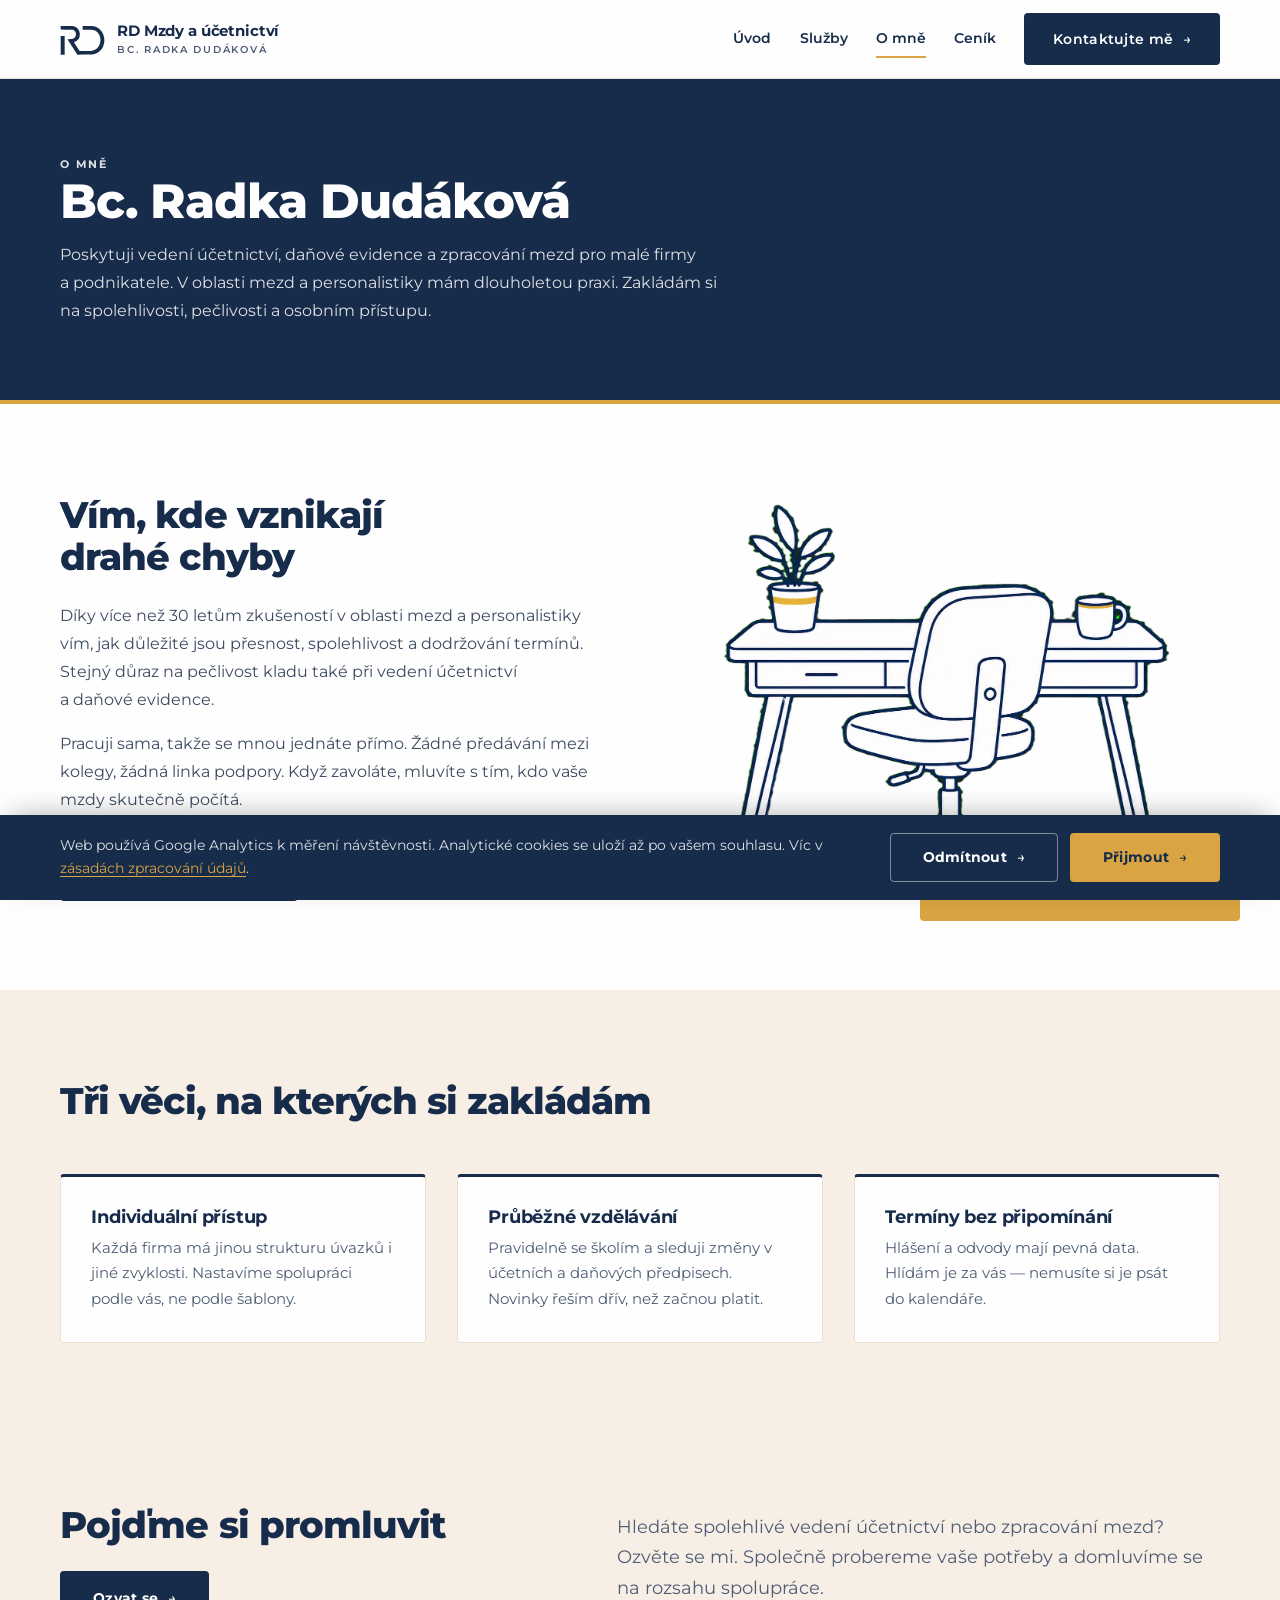
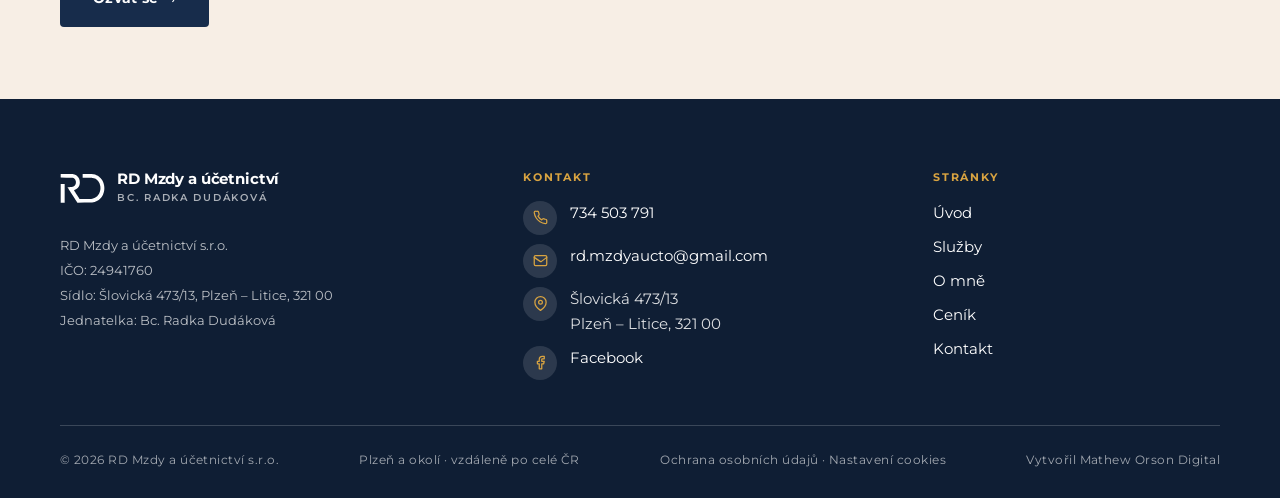
<file: o-mne.html>
<!DOCTYPE html>
<html lang="cs">
<head>
<meta charset="utf-8">
<meta name="viewport" content="width=device-width, initial-scale=1">
<title>O mně | Radka Dudáková – účetnictví a mzdy Plzeň | RD Mzdy a účetnictví</title>
<meta name="description" content="Vedení účetnictví a zpracování mezd pro malé firmy v Plzni i online po celé ČR. Více než 30 let zkušeností v oblasti mezd a personalistiky. Osobní přístup.">
<link rel="canonical" href="https://rdmzdyaucto.cz/o-mne">
<meta property="og:type" content="profile">
<meta property="og:locale" content="cs_CZ">
<meta property="og:title" content="O mně | RD Mzdy a účetnictví">
<meta property="og:description" content="Vedení účetnictví a zpracování mezd pro malé firmy v Plzni i online po celé ČR. Více než 30 let zkušeností v oblasti mezd a personalistiky. Osobní přístup.">
<meta property="og:url" content="https://rdmzdyaucto.cz/o-mne">
<meta property="og:image" content="https://rdmzdyaucto.cz/assets/img/og-image.png">
<meta property="og:image:width" content="1200">
<meta property="og:image:height" content="630">
<meta property="og:image:alt" content="RD Mzdy a účetnictví — Bc. Radka Dudáková, Plzeň">
<meta name="twitter:card" content="summary_large_image">
<meta name="twitter:title" content="RD Mzdy a účetnictví">
<meta name="twitter:description" content="Mzdová a personální agenda, účetnictví. Plzeň — Bc. Radka Dudáková.">
<meta name="twitter:image" content="https://rdmzdyaucto.cz/assets/img/og-image.png">
<link rel="icon" href="/assets/img/favicon.svg" type="image/svg+xml">
<link rel="icon" href="/assets/img/favicon-32.png" sizes="32x32" type="image/png">
<link rel="icon" href="/assets/img/favicon-192.png" sizes="192x192" type="image/png">
<link rel="apple-touch-icon" href="/assets/img/apple-touch-icon.png">
<link rel="preconnect" href="https://fonts.googleapis.com">
<link rel="preconnect" href="https://fonts.gstatic.com" crossorigin>
<link href="https://fonts.googleapis.com/css2?family=Montserrat:ital,wght@0,400;0,500;0,600;0,700;0,800;1,400&display=swap" rel="stylesheet">
<link rel="stylesheet" href="/assets/css/style.css">
<script src="/assets/js/consent.js" defer></script>
</head>
<body>
<a class="skip-link" href="#main">Přeskočit na obsah</a>

<header class="site-header">
  <div class="wrap">
    <a class="logo" href="/" aria-label="RD Mzdy a účetnictví — úvodní stránka">
      <svg viewBox="22 28 170 120" aria-hidden="true"><g fill="currentColor"><path d="M24.61 109.28l0-34.67 7.32 0 7.32 0 0 34.67 0 34.67-7.32 0-7.32 0 0-34.67z"/><path d="M83.48 139.73c-4.47-6.99-11.19-17.48-14.20-22.15-4.16-6.48-15.06-23.48-17.77-27.75-0.94-1.45-1.70-2.75-1.70-2.87 0-0.18 1.37-0.23 5.33-0.23 9.84-0.02 13.01-0.45 16.64-2.25 3.24-1.60 5.63-3.98 7.23-7.23 1.45-2.93 1.74-4.28 1.74-8.50 0.02-3.24-0.02-3.79-0.45-5.23-0.96-3.38-3.14-6.74-5.57-8.57-1.52-1.15-3.91-2.27-6-2.83-1.64-0.43-1.68-0.43-22.93-0.55l-21.29-0.10 0-2.25c0.02-1.23 0.04-4.30 0.06-6.80l0.04-4.55 21.93 0.08c23.57 0.08 22.27 0.02 26.41 1.09 6.37 1.64 12.54 5.76 16.43 10.96 5.84 7.81 7.54 19.24 4.34 29.30-1.27 3.96-3.42 7.54-6.41 10.63-2.99 3.11-6.25 5.29-10.02 6.78-0.57 0.21-1.27 0.53-1.60 0.66-0.31 0.14-0.92 0.31-1.31 0.39-0.86 0.14-0.90 0.29-0.31 1.25 0.76 1.27 12.23 19.10 16.21 25.27l3.91 6 20.16 0c21.48 0 22.50-0.04 27.09-1 7.03-1.45 13.20-4.59 17.97-9.12 3.46-3.28 5.63-6.25 7.79-10.68 2.25-4.55 3.61-9.39 4.12-14.65 0.29-2.95 0.12-9.30-0.31-11.82-2.15-12.77-9.32-22.79-19.86-27.83-2.85-1.35-5.14-2.11-8.16-2.71-4.18-0.82-5.90-0.90-22.01-0.90l-15.29 0 0-6.86 0-6.84 17.05 0.08c18.20 0.08 18.05 0.08 23.52 1.13 7.21 1.39 14.59 4.69 20.18 9.02 7.97 6.17 14 15.27 17.11 25.74 1.78 6 2.52 11.74 2.36 18.14-0.23 9.04-1.86 15.96-5.51 23.40-5.08 10.37-12.32 17.77-22.21 22.73-5.39 2.70-10.64 4.26-17.79 5.27-2.91 0.41-3.52 0.43-28.57 0.49l-25.61 0.08-2.71-4.24z"/></g></svg>
      <span class="logo-name">RD Mzdy a účetnictví<span>Bc. Radka Dudáková</span></span>
    </a>
    <button class="nav-toggle" aria-expanded="false" aria-controls="nav">Menu</button>
    <nav class="nav" id="nav" aria-label="Hlavní navigace">
      <a href="/">Úvod</a>
      <a href="/sluzby">Služby</a>
      <a href="/o-mne" aria-current="page">O mně</a>
      <a href="/cenik">Ceník</a>
      <a class="btn btn-primary" href="/kontakt">Kontaktujte mě</a>
    </nav>
  </div>
</header>

<main id="main">

  <section class="page-hero">
    <div class="wrap">
      <p class="crumb">O mně</p>
      <h1>Bc. Radka Dudáková</h1>
      <p>Poskytuji vedení účetnictví, daňové evidence a&nbsp;zpracování mezd pro malé firmy a&nbsp;podnikatele. V&nbsp;oblasti mezd a&nbsp;personalistiky mám dlouholetou praxi. Zakládám si na&nbsp;spolehlivosti, pečlivosti a&nbsp;osobním přístupu.</p> 
    </div>
  </section>

  <section class="section">
    <div class="wrap split">
      <div class="reveal">
        <h2>Vím, kde vznikají drahé chyby</h2>
        <p>Díky více než 30 letům zkušeností v&nbsp;oblasti mezd a&nbsp;personalistiky vím, jak důležité jsou přesnost, spolehlivost a&nbsp;dodržování termínů. Stejný důraz na pečlivost kladu také při vedení účetnictví a&nbsp;daňové evidence.</p>
        <p>Pracuji sama, takže se mnou jednáte přímo. Žádné předávání mezi kolegy, žádná linka podpory. Když zavoláte, mluvíte s tím, kdo vaše mzdy skutečně počítá.</p>
        <div class="hero-actions">
          <a class="btn btn-primary" href="/kontakt">Domluvit konzultaci</a>
        </div>
      </div>
      <figure class="split-media reveal">
        <div class="illustration-frame">
          <img src="/assets/img/illustrations/welcoming_office_chair_scene.webp" width="1200" height="1039" loading="lazy" decoding="async" alt="Ilustrace pracovního koutu s křeslem, stolem a rostlinou">
        </div>
        <div class="float-card">
          <h3>30+ let zkušeností se mzdami</h3>
          <p>Mzdy, personalistika a účetnictví pro malé firmy a živnostníky.</p>
        </div>
      </figure>
    </div>
  </section>

  <section class="section section-tinted">
    <div class="wrap">
      <div class="section-head reveal">
        <h2>Tři věci, na kterých si zakládám</h2>
      </div>
      <div class="grid grid-3 reveal">
        <article class="card">
          <h3>Individuální přístup</h3>
          <p>Každá firma má jinou strukturu úvazků i jiné zvyklosti. Nastavíme spolupráci podle vás, ne podle šablony.</p>
        </article>
        <article class="card">
          <h3>Průběžné vzdělávání</h3>
          <p>Pravidelně se školím a sleduji změny v účetních a daňových předpisech. Novinky řeším dřív, než začnou platit.</p>
        </article>
        <article class="card">
          <h3>Termíny bez připomínání</h3>
          <p>Hlášení a odvody mají pevná data. Hlídám je za vás — nemusíte si je psát do kalendáře.</p>
        </article>
      </div>
    </div>
  </section>

  <section class="cta-band">
    <div class="wrap">
      <div>
        <h2>Pojďme si promluvit</h2>
        <a class="btn btn-primary" href="/kontakt">Ozvat se</a>
      </div>
      <p class="lead">Hledáte spolehlivé vedení účetnictví nebo zpracování mezd? Ozvěte se mi. Společně probereme vaše potřeby a&nbsp;domluvíme se na rozsahu spolupráce.</p>
    </div>
  </section>

</main>

<footer class="site-footer">
  <div class="wrap">
    <div class="footer-grid">
      <div>
        <a class="logo" href="/">
          <svg viewBox="22 28 170 120" aria-hidden="true"><g fill="currentColor"><path d="M24.61 109.28l0-34.67 7.32 0 7.32 0 0 34.67 0 34.67-7.32 0-7.32 0 0-34.67z"/><path d="M83.48 139.73c-4.47-6.99-11.19-17.48-14.20-22.15-4.16-6.48-15.06-23.48-17.77-27.75-0.94-1.45-1.70-2.75-1.70-2.87 0-0.18 1.37-0.23 5.33-0.23 9.84-0.02 13.01-0.45 16.64-2.25 3.24-1.60 5.63-3.98 7.23-7.23 1.45-2.93 1.74-4.28 1.74-8.50 0.02-3.24-0.02-3.79-0.45-5.23-0.96-3.38-3.14-6.74-5.57-8.57-1.52-1.15-3.91-2.27-6-2.83-1.64-0.43-1.68-0.43-22.93-0.55l-21.29-0.10 0-2.25c0.02-1.23 0.04-4.30 0.06-6.80l0.04-4.55 21.93 0.08c23.57 0.08 22.27 0.02 26.41 1.09 6.37 1.64 12.54 5.76 16.43 10.96 5.84 7.81 7.54 19.24 4.34 29.30-1.27 3.96-3.42 7.54-6.41 10.63-2.99 3.11-6.25 5.29-10.02 6.78-0.57 0.21-1.27 0.53-1.60 0.66-0.31 0.14-0.92 0.31-1.31 0.39-0.86 0.14-0.90 0.29-0.31 1.25 0.76 1.27 12.23 19.10 16.21 25.27l3.91 6 20.16 0c21.48 0 22.50-0.04 27.09-1 7.03-1.45 13.20-4.59 17.97-9.12 3.46-3.28 5.63-6.25 7.79-10.68 2.25-4.55 3.61-9.39 4.12-14.65 0.29-2.95 0.12-9.30-0.31-11.82-2.15-12.77-9.32-22.79-19.86-27.83-2.85-1.35-5.14-2.11-8.16-2.71-4.18-0.82-5.90-0.90-22.01-0.90l-15.29 0 0-6.86 0-6.84 17.05 0.08c18.20 0.08 18.05 0.08 23.52 1.13 7.21 1.39 14.59 4.69 20.18 9.02 7.97 6.17 14 15.27 17.11 25.74 1.78 6 2.52 11.74 2.36 18.14-0.23 9.04-1.86 15.96-5.51 23.40-5.08 10.37-12.32 17.77-22.21 22.73-5.39 2.70-10.64 4.26-17.79 5.27-2.91 0.41-3.52 0.43-28.57 0.49l-25.61 0.08-2.71-4.24z"/></g></svg>
          <span class="logo-name">RD Mzdy a účetnictví<span>Bc. Radka Dudáková</span></span>
        </a>
        <p class="footer-facts">
          RD Mzdy a účetnictví s.r.o.<br>
          IČO: 24941760<br>
          Sídlo: Šlovická 473/13, Plzeň – Litice, 321 00<br>
          Jednatelka: Bc. Radka Dudáková
        </p>
      </div>
      <div>
        <h4>Kontakt</h4>
        <ul class="footer-contact">
          <li>
            <span class="contact-icon" aria-hidden="true"><svg viewBox="0 0 24 24" fill="none" stroke="currentColor" stroke-width="2" stroke-linecap="round" stroke-linejoin="round"><path d="M22 16.9v3a2 2 0 0 1-2.2 2 19.8 19.8 0 0 1-8.6-3.1 19.5 19.5 0 0 1-6-6A19.8 19.8 0 0 1 2 4.2 2 2 0 0 1 4 2h3a2 2 0 0 1 2 1.7c.1 1 .4 1.9.7 2.8a2 2 0 0 1-.5 2.1L8 9.8a16 16 0 0 0 6 6l1.2-1.2a2 2 0 0 1 2.1-.5c.9.3 1.8.6 2.8.7a2 2 0 0 1 1.9 2.1z"/></svg></span>
            <span><a href="tel:+420734503791">734 503 791</a></span>
          </li>
          <li>
            <span class="contact-icon" aria-hidden="true"><svg viewBox="0 0 24 24" fill="none" stroke="currentColor" stroke-width="2" stroke-linecap="round" stroke-linejoin="round"><rect x="2" y="4" width="20" height="16" rx="2"/><path d="m2 7 9.4 6.4a2 2 0 0 0 2.2 0L22 7"/></svg></span>
            <span><a href="mailto:rd.mzdyaucto@gmail.com">rd.mzdyaucto@gmail.com</a></span>
          </li>
          <li>
            <span class="contact-icon" aria-hidden="true"><svg viewBox="0 0 24 24" fill="none" stroke="currentColor" stroke-width="2" stroke-linecap="round" stroke-linejoin="round"><path d="M21 10c0 7-9 13-9 13s-9-6-9-13a9 9 0 0 1 18 0z"/><circle cx="12" cy="10" r="3"/></svg></span>
            <span>Šlovická 473/13<br>Plzeň – Litice, 321 00</span>
          </li>
          <li>
            <span class="contact-icon" aria-hidden="true"><svg viewBox="0 0 24 24" fill="none" stroke="currentColor" stroke-width="2" stroke-linecap="round" stroke-linejoin="round"><path d="M18 2h-3a5 5 0 0 0-5 5v3H7v4h3v8h4v-8h3l1-4h-4V7a1 1 0 0 1 1-1h3z"/></svg></span>
            <span><a href="https://www.facebook.com/profile.php?id=61589592577464" rel="noopener">Facebook</a></span>
          </li>
        </ul>
      </div>
      <div>
        <h4>Stránky</h4>
        <ul>
          <li><a href="/">Úvod</a></li>
          <li><a href="/sluzby">Služby</a></li>
          <li><a href="/o-mne">O mně</a></li>
          <li><a href="/cenik">Ceník</a></li>
          <li><a href="/kontakt">Kontakt</a></li>
        </ul>
      </div>
    </div>
    <div class="footer-bottom">
      <span>© 2026 RD Mzdy a účetnictví s.r.o.</span>
      <span>Plzeň a okolí · vzdáleně po celé ČR</span>
      <span><a href="/ochrana-udaju" style="color:inherit">Ochrana osobních údajů</a> · <a href="#" id="cookie-settings-link" style="color:inherit">Nastavení cookies</a></span>
      <span>Vytvořil <a href="https://matheworson.site" rel="noopener" target="_blank" style="color:inherit">Mathew Orson Digital</a></span>
    </div>
  </div>
</footer>

<script src="/assets/js/site.js" defer></script>
</body>
</html>
</file>
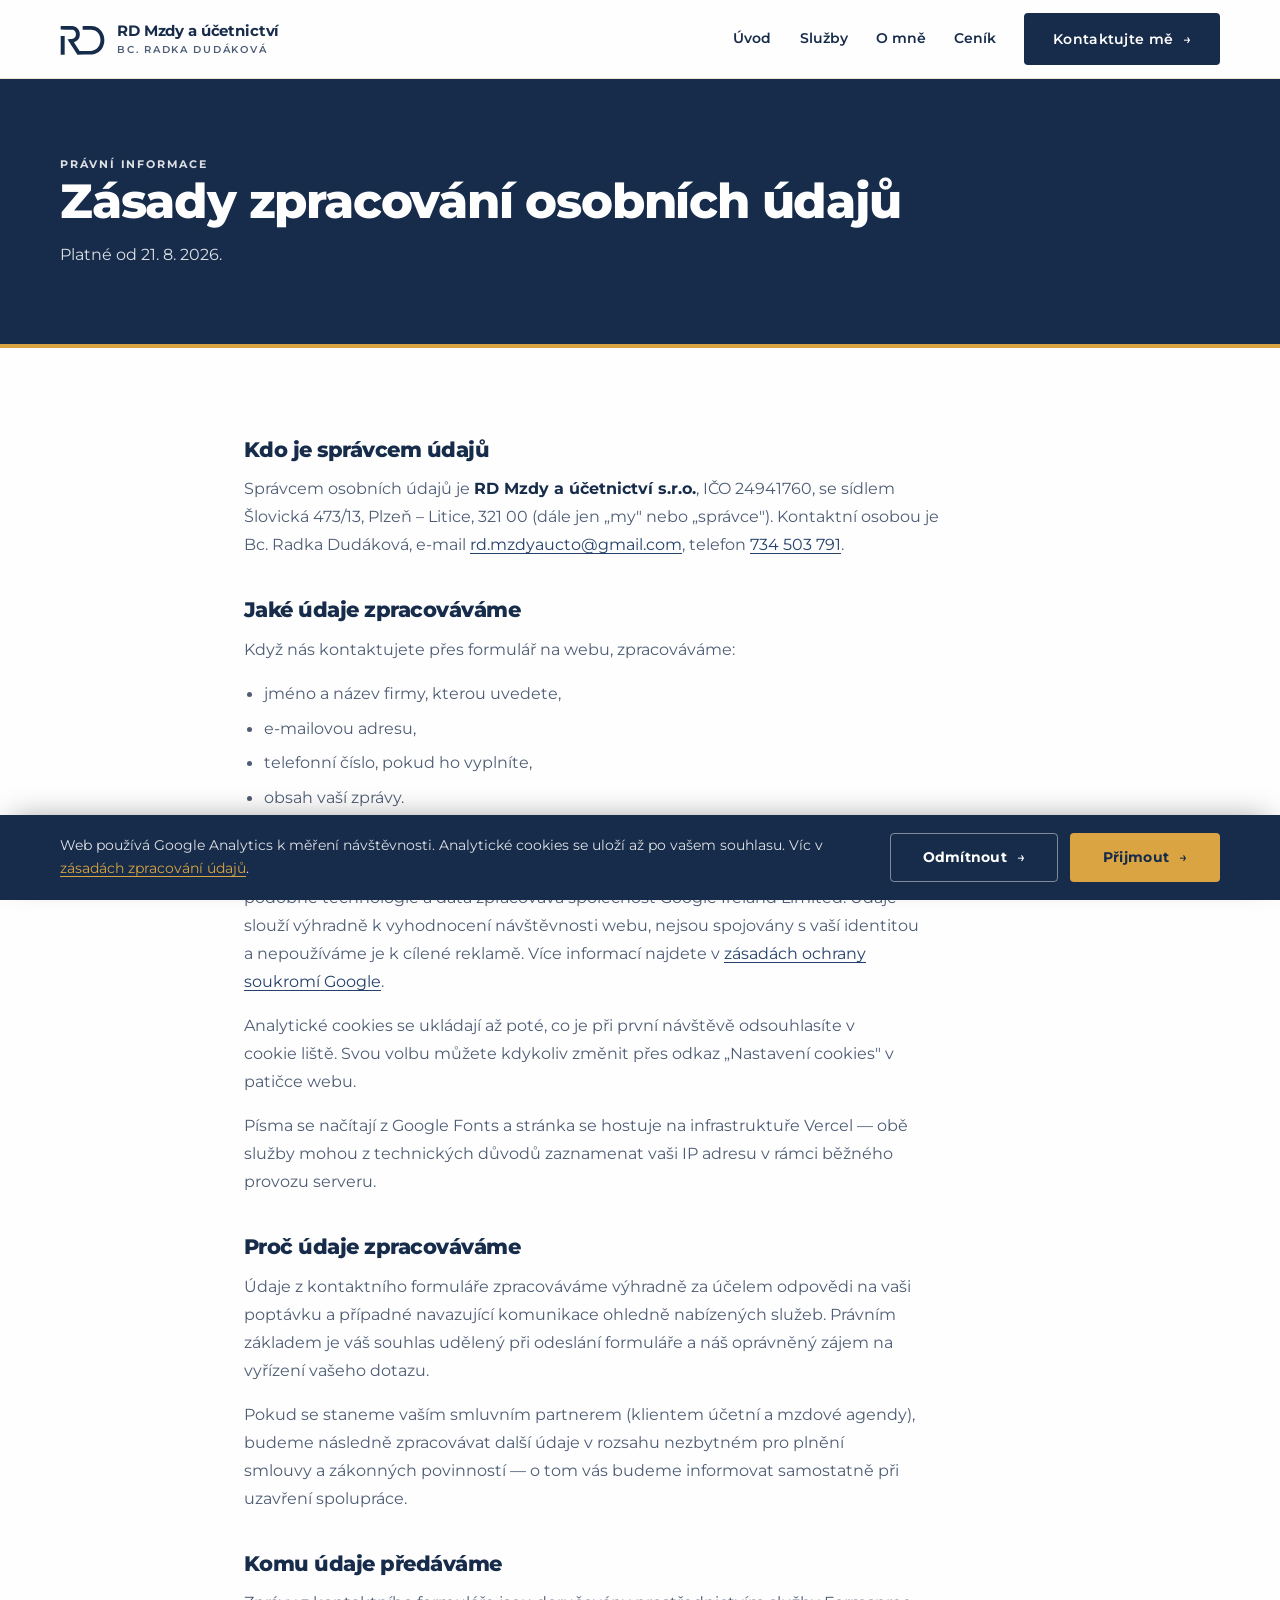
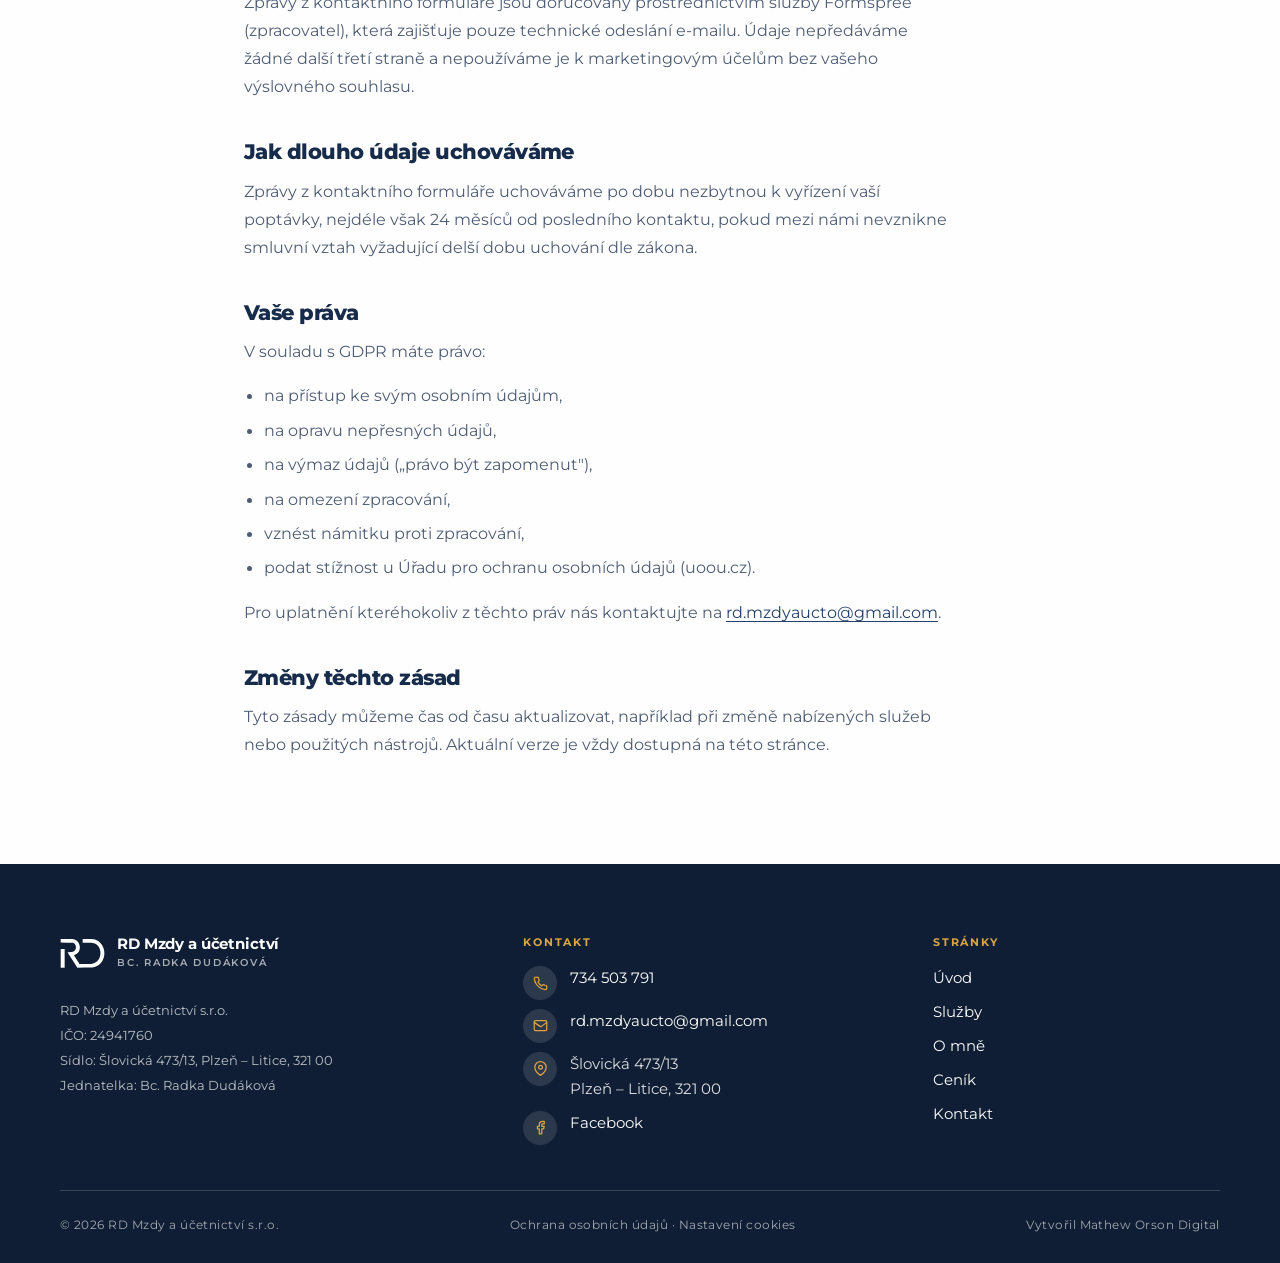
<file: ochrana-udaju.html>
<!DOCTYPE html>
<html lang="cs">
<head>
<meta charset="utf-8">
<meta name="viewport" content="width=device-width, initial-scale=1">
<title>Zásady zpracování osobních údajů | RD Mzdy a účetnictví</title>
<meta name="description" content="Informace o zpracování osobních údajů návštěvníků a klientů webu rdmzdyaucto.cz — RD Mzdy a účetnictví s.r.o.">
<meta name="robots" content="noindex, follow">
<link rel="canonical" href="https://rdmzdyaucto.cz/ochrana-udaju">
<link rel="icon" href="/assets/img/favicon.svg" type="image/svg+xml">
<link rel="icon" href="/assets/img/favicon-32.png" sizes="32x32" type="image/png">
<link rel="icon" href="/assets/img/favicon-192.png" sizes="192x192" type="image/png">
<link rel="apple-touch-icon" href="/assets/img/apple-touch-icon.png">
<link rel="preconnect" href="https://fonts.googleapis.com">
<link rel="preconnect" href="https://fonts.gstatic.com" crossorigin>
<link href="https://fonts.googleapis.com/css2?family=Montserrat:ital,wght@0,400;0,500;0,600;0,700;0,800;1,400&display=swap" rel="stylesheet">
<link rel="stylesheet" href="/assets/css/style.css">
<style>
  .legal { max-width: 72ch; }
  .legal h2 { font-size: 1.3rem; margin-top: 2.5rem; }
  .legal h2:first-child { margin-top: 0; }
  .legal ul { padding-left: 1.25rem; color: var(--muted); }
  .legal ul li { margin-bottom: 0.4rem; }
  .legal p { color: var(--muted); }
  .legal strong { color: var(--navy); }
</style>
<script src="/assets/js/consent.js" defer></script>
</head>
<body>
<a class="skip-link" href="#main">Přeskočit na obsah</a>

<header class="site-header">
  <div class="wrap">
    <a class="logo" href="/" aria-label="RD Mzdy a účetnictví — úvodní stránka">
      <svg viewBox="22 28 170 120" aria-hidden="true"><g fill="currentColor"><path d="M24.61 109.28l0-34.67 7.32 0 7.32 0 0 34.67 0 34.67-7.32 0-7.32 0 0-34.67z"/><path d="M83.48 139.73c-4.47-6.99-11.19-17.48-14.20-22.15-4.16-6.48-15.06-23.48-17.77-27.75-0.94-1.45-1.70-2.75-1.70-2.87 0-0.18 1.37-0.23 5.33-0.23 9.84-0.02 13.01-0.45 16.64-2.25 3.24-1.60 5.63-3.98 7.23-7.23 1.45-2.93 1.74-4.28 1.74-8.50 0.02-3.24-0.02-3.79-0.45-5.23-0.96-3.38-3.14-6.74-5.57-8.57-1.52-1.15-3.91-2.27-6-2.83-1.64-0.43-1.68-0.43-22.93-0.55l-21.29-0.10 0-2.25c0.02-1.23 0.04-4.30 0.06-6.80l0.04-4.55 21.93 0.08c23.57 0.08 22.27 0.02 26.41 1.09 6.37 1.64 12.54 5.76 16.43 10.96 5.84 7.81 7.54 19.24 4.34 29.30-1.27 3.96-3.42 7.54-6.41 10.63-2.99 3.11-6.25 5.29-10.02 6.78-0.57 0.21-1.27 0.53-1.60 0.66-0.31 0.14-0.92 0.31-1.31 0.39-0.86 0.14-0.90 0.29-0.31 1.25 0.76 1.27 12.23 19.10 16.21 25.27l3.91 6 20.16 0c21.48 0 22.50-0.04 27.09-1 7.03-1.45 13.20-4.59 17.97-9.12 3.46-3.28 5.63-6.25 7.79-10.68 2.25-4.55 3.61-9.39 4.12-14.65 0.29-2.95 0.12-9.30-0.31-11.82-2.15-12.77-9.32-22.79-19.86-27.83-2.85-1.35-5.14-2.11-8.16-2.71-4.18-0.82-5.90-0.90-22.01-0.90l-15.29 0 0-6.86 0-6.84 17.05 0.08c18.20 0.08 18.05 0.08 23.52 1.13 7.21 1.39 14.59 4.69 20.18 9.02 7.97 6.17 14 15.27 17.11 25.74 1.78 6 2.52 11.74 2.36 18.14-0.23 9.04-1.86 15.96-5.51 23.40-5.08 10.37-12.32 17.77-22.21 22.73-5.39 2.70-10.64 4.26-17.79 5.27-2.91 0.41-3.52 0.43-28.57 0.49l-25.61 0.08-2.71-4.24z"/></g></svg>
      <span class="logo-name">RD Mzdy a účetnictví<span>Bc. Radka Dudáková</span></span>
    </a>
    <button class="nav-toggle" aria-expanded="false" aria-controls="nav">Menu</button>
    <nav class="nav" id="nav" aria-label="Hlavní navigace">
      <a href="/">Úvod</a>
      <a href="/sluzby">Služby</a>
      <a href="/o-mne">O mně</a>
      <a href="/cenik">Ceník</a>
      <a class="btn btn-primary" href="/kontakt">Kontaktujte mě</a>
    </nav>
  </div>
</header>

<main id="main">

  <section class="page-hero">
    <div class="wrap">
      <p class="crumb">Právní informace</p>
      <h1>Zásady zpracování osobních údajů</h1>
      <p>Platné od 21. 8. 2026.</p>
    </div>
  </section>

  <section class="section">
    <div class="wrap legal">

      <h2>Kdo je správcem údajů</h2>
      <p>
        Správcem osobních údajů je <strong>RD Mzdy a účetnictví s.r.o.</strong>,
        IČO 24941760, se sídlem Šlovická 473/13, Plzeň – Litice, 321 00
        (dále jen „my" nebo „správce"). Kontaktní osobou je Bc. Radka Dudáková,
        e-mail <a href="mailto:rd.mzdyaucto@gmail.com">rd.mzdyaucto@gmail.com</a>,
        telefon <a href="tel:+420734503791">734 503 791</a>.
      </p>

      <h2>Jaké údaje zpracováváme</h2>
      <p>Když nás kontaktujete přes formulář na webu, zpracováváme:</p>
      <ul>
        <li>jméno a název firmy, kterou uvedete,</li>
        <li>e-mailovou adresu,</li>
        <li>telefonní číslo, pokud ho vyplníte,</li>
        <li>obsah vaší zprávy.</li>
      </ul>
      <p>
        Web používá <strong>Google Analytics</strong> ke sledování návštěvnosti
        (počet návštěvníků, prohlížené stránky, zdroj návštěvy). Google Analytics
        k tomu využívá soubory cookies a podobné technologie a data zpracovává
        společnost Google Ireland Limited. Údaje slouží výhradně k vyhodnocení
        návštěvnosti webu, nejsou spojovány s vaší identitou a nepoužíváme je
        k cílené reklamě. Více informací najdete v
        <a href="https://policies.google.com/privacy" rel="noopener" target="_blank">zásadách ochrany soukromí Google</a>.
      </p>
      <p>
        Analytické cookies se ukládají až poté, co je při první návštěvě
        odsouhlasíte v cookie liště. Svou volbu můžete kdykoliv změnit přes
        odkaz „Nastavení cookies" v patičce webu.
      </p>
      <p>
        Písma se načítají z Google Fonts a stránka se hostuje na infrastruktuře
        Vercel — obě služby mohou z technických důvodů zaznamenat vaši IP adresu
        v rámci běžného provozu serveru.
      </p>

      <h2>Proč údaje zpracováváme</h2>
      <p>
        Údaje z kontaktního formuláře zpracováváme výhradně za účelem odpovědi
        na vaši poptávku a případné navazující komunikace ohledně nabízených
        služeb. Právním základem je váš souhlas udělený při odeslání formuláře
        a náš oprávněný zájem na vyřízení vašeho dotazu.
      </p>
      <p>
        Pokud se staneme vaším smluvním partnerem (klientem účetní a mzdové
        agendy), budeme následně zpracovávat další údaje v rozsahu nezbytném
        pro plnění smlouvy a zákonných povinností — o tom vás budeme
        informovat samostatně při uzavření spolupráce.
      </p>

      <h2>Komu údaje předáváme</h2>
      <p>
        Zprávy z kontaktního formuláře jsou doručovány prostřednictvím
        služby Formspree (zpracovatel), která zajišťuje pouze technické
        odeslání e-mailu. Údaje nepředáváme žádné další třetí straně
        a nepoužíváme je k marketingovým účelům bez vašeho výslovného
        souhlasu.
      </p>

      <h2>Jak dlouho údaje uchováváme</h2>
      <p>
        Zprávy z kontaktního formuláře uchováváme po dobu nezbytnou
        k vyřízení vaší poptávky, nejdéle však 24 měsíců od posledního
        kontaktu, pokud mezi námi nevznikne smluvní vztah vyžadující
        delší dobu uchování dle zákona.
      </p>

      <h2>Vaše práva</h2>
      <p>V souladu s GDPR máte právo:</p>
      <ul>
        <li>na přístup ke svým osobním údajům,</li>
        <li>na opravu nepřesných údajů,</li>
        <li>na výmaz údajů („právo být zapomenut"),</li>
        <li>na omezení zpracování,</li>
        <li>vznést námitku proti zpracování,</li>
        <li>podat stížnost u Úřadu pro ochranu osobních údajů (uoou.cz).</li>
      </ul>
      <p>
        Pro uplatnění kteréhokoliv z těchto práv nás kontaktujte na
        <a href="mailto:rd.mzdyaucto@gmail.com">rd.mzdyaucto@gmail.com</a>.
      </p>

      <h2>Změny těchto zásad</h2>
      <p>
        Tyto zásady můžeme čas od času aktualizovat, například při změně
        nabízených služeb nebo použitých nástrojů. Aktuální verze je vždy
        dostupná na této stránce.
      </p>

    </div>
  </section>

</main>

<footer class="site-footer">
  <div class="wrap">
    <div class="footer-grid">
      <div>
        <a class="logo" href="/">
          <svg viewBox="22 28 170 120" aria-hidden="true"><g fill="currentColor"><path d="M24.61 109.28l0-34.67 7.32 0 7.32 0 0 34.67 0 34.67-7.32 0-7.32 0 0-34.67z"/><path d="M83.48 139.73c-4.47-6.99-11.19-17.48-14.20-22.15-4.16-6.48-15.06-23.48-17.77-27.75-0.94-1.45-1.70-2.75-1.70-2.87 0-0.18 1.37-0.23 5.33-0.23 9.84-0.02 13.01-0.45 16.64-2.25 3.24-1.60 5.63-3.98 7.23-7.23 1.45-2.93 1.74-4.28 1.74-8.50 0.02-3.24-0.02-3.79-0.45-5.23-0.96-3.38-3.14-6.74-5.57-8.57-1.52-1.15-3.91-2.27-6-2.83-1.64-0.43-1.68-0.43-22.93-0.55l-21.29-0.10 0-2.25c0.02-1.23 0.04-4.30 0.06-6.80l0.04-4.55 21.93 0.08c23.57 0.08 22.27 0.02 26.41 1.09 6.37 1.64 12.54 5.76 16.43 10.96 5.84 7.81 7.54 19.24 4.34 29.30-1.27 3.96-3.42 7.54-6.41 10.63-2.99 3.11-6.25 5.29-10.02 6.78-0.57 0.21-1.27 0.53-1.60 0.66-0.31 0.14-0.92 0.31-1.31 0.39-0.86 0.14-0.90 0.29-0.31 1.25 0.76 1.27 12.23 19.10 16.21 25.27l3.91 6 20.16 0c21.48 0 22.50-0.04 27.09-1 7.03-1.45 13.20-4.59 17.97-9.12 3.46-3.28 5.63-6.25 7.79-10.68 2.25-4.55 3.61-9.39 4.12-14.65 0.29-2.95 0.12-9.30-0.31-11.82-2.15-12.77-9.32-22.79-19.86-27.83-2.85-1.35-5.14-2.11-8.16-2.71-4.18-0.82-5.90-0.90-22.01-0.90l-15.29 0 0-6.86 0-6.84 17.05 0.08c18.20 0.08 18.05 0.08 23.52 1.13 7.21 1.39 14.59 4.69 20.18 9.02 7.97 6.17 14 15.27 17.11 25.74 1.78 6 2.52 11.74 2.36 18.14-0.23 9.04-1.86 15.96-5.51 23.40-5.08 10.37-12.32 17.77-22.21 22.73-5.39 2.70-10.64 4.26-17.79 5.27-2.91 0.41-3.52 0.43-28.57 0.49l-25.61 0.08-2.71-4.24z"/></g></svg>
          <span class="logo-name">RD Mzdy a účetnictví<span>Bc. Radka Dudáková</span></span>
        </a>
        <p class="footer-facts">
          RD Mzdy a účetnictví s.r.o.<br>
          IČO: 24941760<br>
          Sídlo: Šlovická 473/13, Plzeň – Litice, 321 00<br>
          Jednatelka: Bc. Radka Dudáková
        </p>
      </div>
      <div>
        <h4>Kontakt</h4>
        <ul class="footer-contact">
          <li>
            <span class="contact-icon" aria-hidden="true"><svg viewBox="0 0 24 24" fill="none" stroke="currentColor" stroke-width="2" stroke-linecap="round" stroke-linejoin="round"><path d="M22 16.9v3a2 2 0 0 1-2.2 2 19.8 19.8 0 0 1-8.6-3.1 19.5 19.5 0 0 1-6-6A19.8 19.8 0 0 1 2 4.2 2 2 0 0 1 4 2h3a2 2 0 0 1 2 1.7c.1 1 .4 1.9.7 2.8a2 2 0 0 1-.5 2.1L8 9.8a16 16 0 0 0 6 6l1.2-1.2a2 2 0 0 1 2.1-.5c.9.3 1.8.6 2.8.7a2 2 0 0 1 1.9 2.1z"/></svg></span>
            <span><a href="tel:+420734503791">734 503 791</a></span>
          </li>
          <li>
            <span class="contact-icon" aria-hidden="true"><svg viewBox="0 0 24 24" fill="none" stroke="currentColor" stroke-width="2" stroke-linecap="round" stroke-linejoin="round"><rect x="2" y="4" width="20" height="16" rx="2"/><path d="m2 7 9.4 6.4a2 2 0 0 0 2.2 0L22 7"/></svg></span>
            <span><a href="mailto:rd.mzdyaucto@gmail.com">rd.mzdyaucto@gmail.com</a></span>
          </li>
          <li>
            <span class="contact-icon" aria-hidden="true"><svg viewBox="0 0 24 24" fill="none" stroke="currentColor" stroke-width="2" stroke-linecap="round" stroke-linejoin="round"><path d="M21 10c0 7-9 13-9 13s-9-6-9-13a9 9 0 0 1 18 0z"/><circle cx="12" cy="10" r="3"/></svg></span>
            <span>Šlovická 473/13<br>Plzeň – Litice, 321 00</span>
          </li>
          <li>
            <span class="contact-icon" aria-hidden="true"><svg viewBox="0 0 24 24" fill="none" stroke="currentColor" stroke-width="2" stroke-linecap="round" stroke-linejoin="round"><path d="M18 2h-3a5 5 0 0 0-5 5v3H7v4h3v8h4v-8h3l1-4h-4V7a1 1 0 0 1 1-1h3z"/></svg></span>
            <span><a href="https://www.facebook.com/profile.php?id=61589592577464" rel="noopener">Facebook</a></span>
          </li>
        </ul>
      </div>
      <div>
        <h4>Stránky</h4>
        <ul>
          <li><a href="/">Úvod</a></li>
          <li><a href="/sluzby">Služby</a></li>
          <li><a href="/o-mne">O mně</a></li>
          <li><a href="/cenik">Ceník</a></li>
          <li><a href="/kontakt">Kontakt</a></li>
        </ul>
      </div>
    </div>
    <div class="footer-bottom">
      <span>© 2026 RD Mzdy a účetnictví s.r.o.</span>
      <span><a href="/ochrana-udaju" style="color:inherit">Ochrana osobních údajů</a> · <a href="#" id="cookie-settings-link" style="color:inherit">Nastavení cookies</a></span>
      <span>Vytvořil <a href="https://matheworson.site" rel="noopener" target="_blank" style="color:inherit">Mathew Orson Digital</a></span>
    </div>
  </div>
</footer>

<script src="/assets/js/site.js" defer></script>
</body>
</html>
</file>
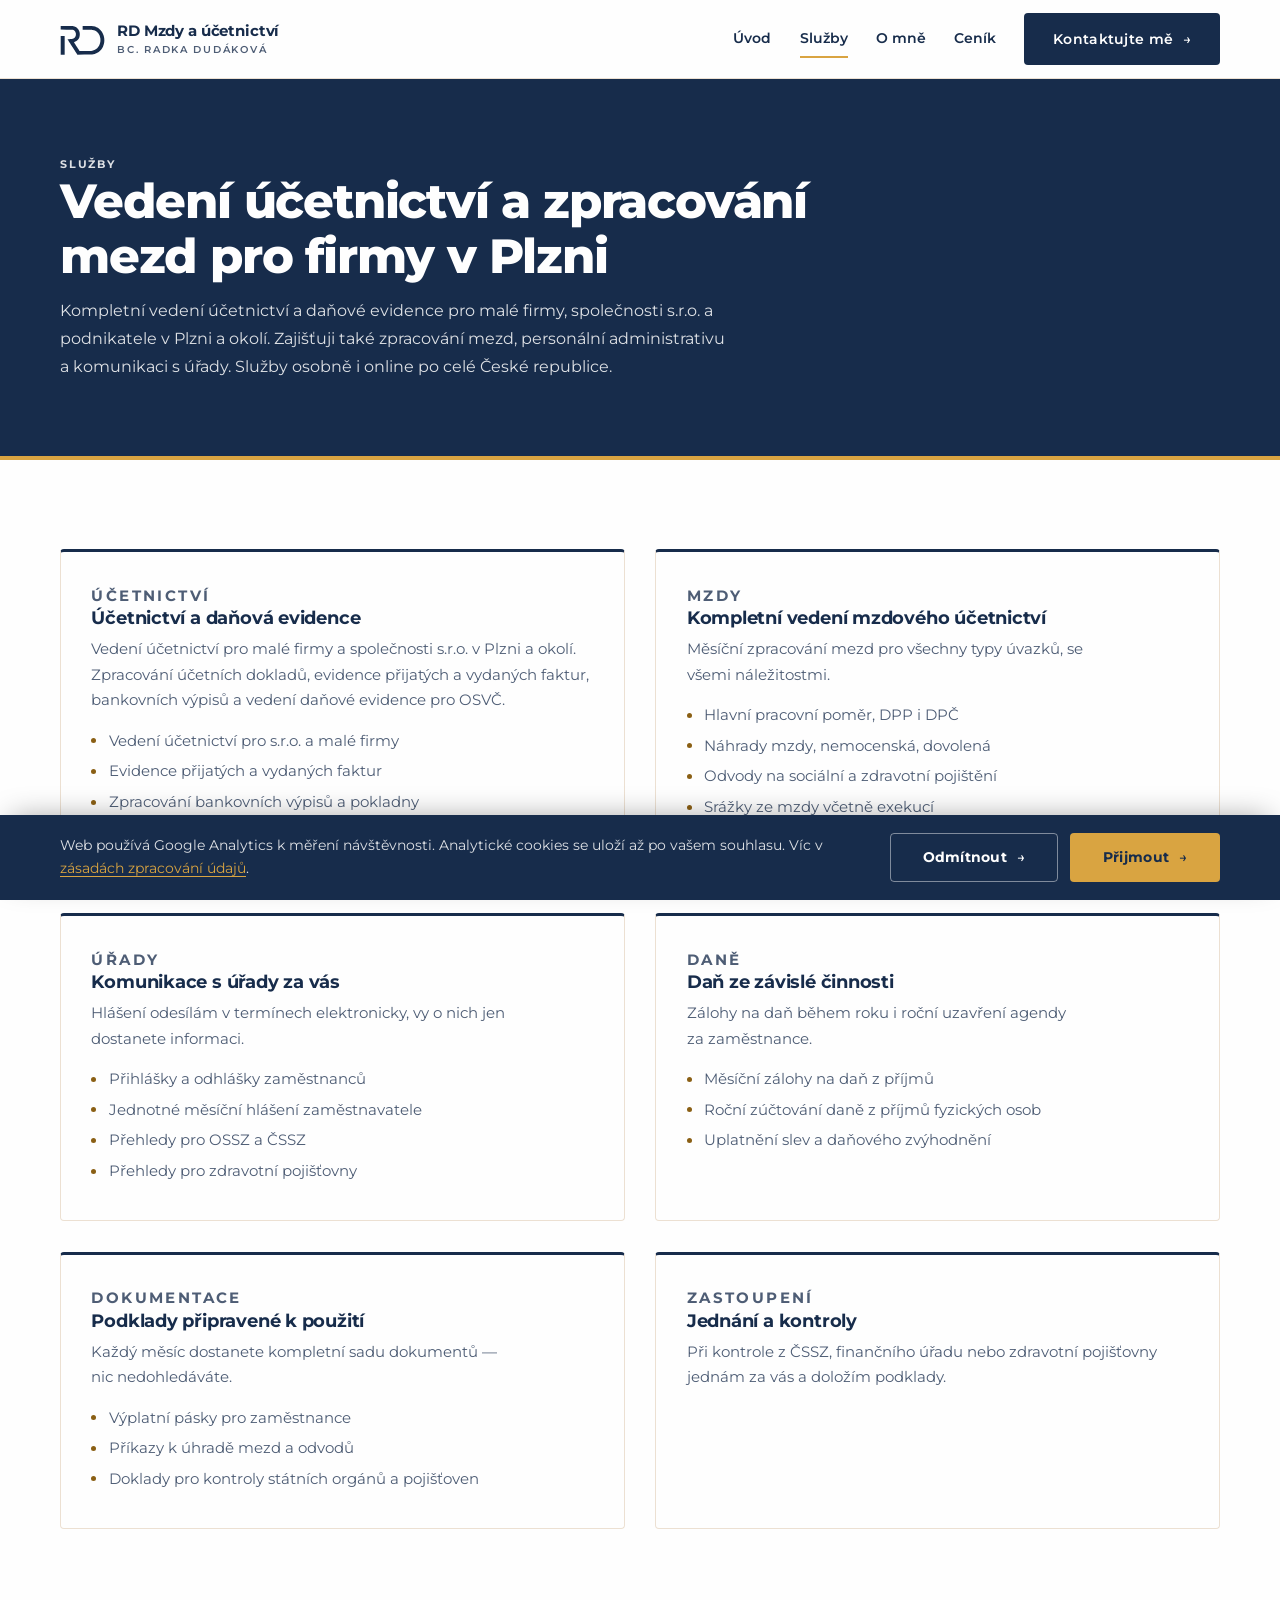
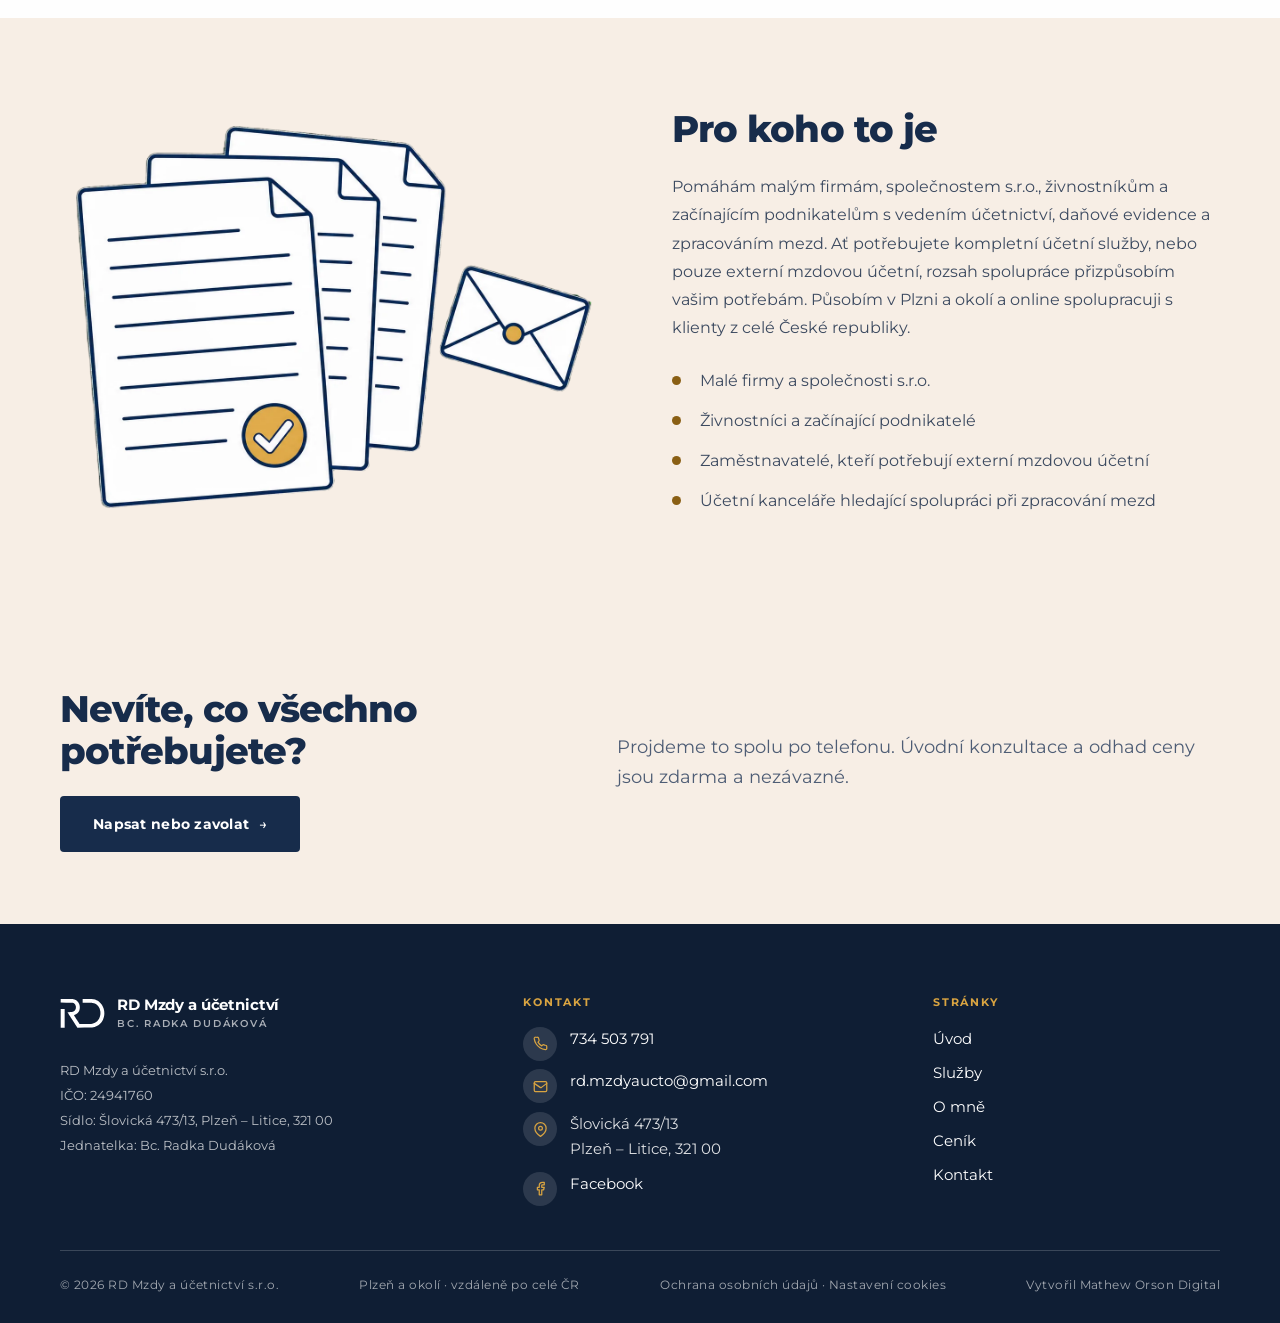
<file: sluzby.html>
<!DOCTYPE html>
<html lang="cs">
<head>
<meta charset="utf-8">
<meta name="viewport" content="width=device-width, initial-scale=1">
<title>Vedení účetnictví a zpracování mezd Plzeň | RD</title>
<meta name="description" content="Kompletní vedení účetnictví, daňové evidence a zpracování mezd v Plzni a okolí. Účetní služby pro firmy a OSVČ, osobně i online po celé ČR.">
<link rel="canonical" href="https://rdmzdyaucto.cz/sluzby">
<meta property="og:type" content="website">
<meta property="og:locale" content="cs_CZ">
<meta property="og:title" content="Služby | RD Mzdy a účetnictví">
<meta property="og:description" content="Mzdy, personalistika, komunikace s úřady a účetnictví pro malé firmy.">
<meta property="og:url" content="https://rdmzdyaucto.cz/sluzby">
<meta property="og:image" content="https://rdmzdyaucto.cz/assets/img/og-image.png">
<meta property="og:image:width" content="1200">
<meta property="og:image:height" content="630">
<meta property="og:image:alt" content="RD Mzdy a účetnictví — Bc. Radka Dudáková, Plzeň">
<meta name="twitter:card" content="summary_large_image">
<meta name="twitter:title" content="RD Mzdy a účetnictví">
<meta name="twitter:description" content="Mzdová a personální agenda, účetnictví. Plzeň — Bc. Radka Dudáková.">
<meta name="twitter:image" content="https://rdmzdyaucto.cz/assets/img/og-image.png">
<link rel="icon" href="/assets/img/favicon.svg" type="image/svg+xml">
<link rel="icon" href="/assets/img/favicon-32.png" sizes="32x32" type="image/png">
<link rel="icon" href="/assets/img/favicon-192.png" sizes="192x192" type="image/png">
<link rel="apple-touch-icon" href="/assets/img/apple-touch-icon.png">
<link rel="preconnect" href="https://fonts.googleapis.com">
<link rel="preconnect" href="https://fonts.gstatic.com" crossorigin>
<link href="https://fonts.googleapis.com/css2?family=Montserrat:ital,wght@0,400;0,500;0,600;0,700;0,800;1,400&display=swap" rel="stylesheet">
<link rel="stylesheet" href="/assets/css/style.css">
<script src="/assets/js/consent.js" defer></script>
</head>
<body>
<a class="skip-link" href="#main">Přeskočit na obsah</a>

<header class="site-header">
  <div class="wrap">
    <a class="logo" href="/" aria-label="RD Mzdy a účetnictví — úvodní stránka">
      <svg viewBox="22 28 170 120" aria-hidden="true"><g fill="currentColor"><path d="M24.61 109.28l0-34.67 7.32 0 7.32 0 0 34.67 0 34.67-7.32 0-7.32 0 0-34.67z"/><path d="M83.48 139.73c-4.47-6.99-11.19-17.48-14.20-22.15-4.16-6.48-15.06-23.48-17.77-27.75-0.94-1.45-1.70-2.75-1.70-2.87 0-0.18 1.37-0.23 5.33-0.23 9.84-0.02 13.01-0.45 16.64-2.25 3.24-1.60 5.63-3.98 7.23-7.23 1.45-2.93 1.74-4.28 1.74-8.50 0.02-3.24-0.02-3.79-0.45-5.23-0.96-3.38-3.14-6.74-5.57-8.57-1.52-1.15-3.91-2.27-6-2.83-1.64-0.43-1.68-0.43-22.93-0.55l-21.29-0.10 0-2.25c0.02-1.23 0.04-4.30 0.06-6.80l0.04-4.55 21.93 0.08c23.57 0.08 22.27 0.02 26.41 1.09 6.37 1.64 12.54 5.76 16.43 10.96 5.84 7.81 7.54 19.24 4.34 29.30-1.27 3.96-3.42 7.54-6.41 10.63-2.99 3.11-6.25 5.29-10.02 6.78-0.57 0.21-1.27 0.53-1.60 0.66-0.31 0.14-0.92 0.31-1.31 0.39-0.86 0.14-0.90 0.29-0.31 1.25 0.76 1.27 12.23 19.10 16.21 25.27l3.91 6 20.16 0c21.48 0 22.50-0.04 27.09-1 7.03-1.45 13.20-4.59 17.97-9.12 3.46-3.28 5.63-6.25 7.79-10.68 2.25-4.55 3.61-9.39 4.12-14.65 0.29-2.95 0.12-9.30-0.31-11.82-2.15-12.77-9.32-22.79-19.86-27.83-2.85-1.35-5.14-2.11-8.16-2.71-4.18-0.82-5.90-0.90-22.01-0.90l-15.29 0 0-6.86 0-6.84 17.05 0.08c18.20 0.08 18.05 0.08 23.52 1.13 7.21 1.39 14.59 4.69 20.18 9.02 7.97 6.17 14 15.27 17.11 25.74 1.78 6 2.52 11.74 2.36 18.14-0.23 9.04-1.86 15.96-5.51 23.40-5.08 10.37-12.32 17.77-22.21 22.73-5.39 2.70-10.64 4.26-17.79 5.27-2.91 0.41-3.52 0.43-28.57 0.49l-25.61 0.08-2.71-4.24z"/></g></svg>
      <span class="logo-name">RD Mzdy a účetnictví<span>Bc. Radka Dudáková</span></span>
    </a>
    <button class="nav-toggle" aria-expanded="false" aria-controls="nav">Menu</button>
    <nav class="nav" id="nav" aria-label="Hlavní navigace">
      <a href="/">Úvod</a>
      <a href="/sluzby" aria-current="page">Služby</a>
      <a href="/o-mne">O mně</a>
      <a href="/cenik">Ceník</a>
      <a class="btn btn-primary" href="/kontakt">Kontaktujte mě</a>
    </nav>
  </div>
</header>

<main id="main">

  <section class="page-hero">
    <div class="wrap">
      <p class="crumb">Služby</p>
      <h1>Vedení účetnictví a zpracování mezd pro firmy v Plzni</h1>
      <p>Kompletní vedení účetnictví a daňové evidence pro malé firmy, společnosti s.r.o. a podnikatele v Plzni a okolí. Zajišťuji také zpracování mezd, personální administrativu a&nbsp;komunikaci s&nbsp;úřady. Služby osobně i online po celé České republice.</p>
    </div>
  </section>

  <section class="section">
    <div class="wrap">
      <div class="grid grid-2">
        <article class="card reveal">
          <p class="card-tag">Účetnictví</p>
          <h3>Účetnictví a daňová evidence</h3>
          <p>Vedení účetnictví pro malé firmy a společnosti s.r.o. v Plzni a okolí. Zpracování účetních dokladů, evidence přijatých a vydaných faktur, bankovních výpisů a vedení daňové evidence pro OSVČ.</p>
<ul>
  <li>Vedení účetnictví pro s.r.o. a malé firmy</li>
  <li>Evidence přijatých a vydaných faktur</li>
  <li>Zpracování bankovních výpisů a pokladny</li>
  <li>Účetní závěrky a pravidelné účetní přehledy</li>
</ul>
        </article>
        <article class="card reveal">
          <p class="card-tag">Mzdy</p>
          <h3>Kompletní vedení mzdového účetnictví</h3>
          <p>Měsíční zpracování mezd pro všechny typy úvazků, se všemi náležitostmi.</p>
          <ul>
            <li>Hlavní pracovní poměr, DPP i DPČ</li>
            <li>Náhrady mzdy, nemocenská, dovolená</li>
            <li>Odvody na sociální a zdravotní pojištění</li>
            <li>Srážky ze mzdy včetně exekucí</li>
          </ul>
        </article>

        <article class="card reveal">
          <p class="card-tag">Úřady</p>
          <h3>Komunikace s úřady za vás</h3>
          <p>Hlášení odesílám v termínech elektronicky, vy o nich jen dostanete informaci.</p>
          <ul>
            <li>Přihlášky a odhlášky zaměstnanců</li>
            <li>Jednotné měsíční hlášení zaměstnavatele</li>
            <li>Přehledy pro OSSZ a ČSSZ</li>
            <li>Přehledy pro zdravotní pojišťovny</li>
          </ul>
        </article>

        <article class="card reveal">
          <p class="card-tag">Daně</p>
          <h3>Daň ze závislé činnosti</h3>
          <p>Zálohy na daň během roku i roční uzavření agendy za zaměstnance.</p>
          <ul>
            <li>Měsíční zálohy na daň z příjmů</li>
            <li>Roční zúčtování daně z příjmů fyzických osob</li>
            <li>Uplatnění slev a daňového zvýhodnění</li>
          </ul>
        </article>

        <article class="card reveal">
          <p class="card-tag">Dokumentace</p>
          <h3>Podklady připravené k použití</h3>
          <p>Každý měsíc dostanete kompletní sadu dokumentů — nic nedohledáváte.</p>
          <ul>
            <li>Výplatní pásky pro zaměstnance</li>
            <li>Příkazy k úhradě mezd a odvodů</li>
            <li>Doklady pro kontroly státních orgánů a pojišťoven</li>
          </ul>
        </article>

        <article class="card reveal">
          <p class="card-tag">Zastoupení</p>
          <h3>Jednání a kontroly</h3>
          <p>Při kontrole z ČSSZ, finančního úřadu nebo zdravotní pojišťovny jednám za vás a doložím podklady.</p>
        </article>

        
      </div>
    </div>
  </section>

  <section class="section section-tinted">
    <div class="wrap split">
      <figure class="split-media reveal">
        <div class="illustration-frame">
          <img src="/assets/img/illustrations/stacked_documents_envelope.webp" width="1200" height="898" loading="lazy" decoding="async" alt="Ilustrace srovnaných dokladů se schvalovací značkou a obálky">
        </div>
      </figure>
      <div class="reveal">
        <h2>Pro koho to je</h2>
        <p>Pomáhám malým firmám, společnostem s.r.o., živnostníkům a začínajícím podnikatelům s vedením účetnictví, daňové evidence a zpracováním mezd. Ať potřebujete kompletní účetní služby, nebo pouze externí mzdovou účetní, rozsah spolupráce přizpůsobím vašim potřebám. Působím v Plzni a okolí a online spolupracuji s klienty z celé České republiky.</p>
        <ul class="checklist">
          <li>Malé firmy a společnosti s.r.o.</li>
<li>Živnostníci a začínající podnikatelé</li>
<li>Zaměstnavatelé, kteří potřebují externí mzdovou účetní</li>
<li>Účetní kanceláře hledající spolupráci při zpracování mezd</li>
        </ul>
      </div>
    </div>
  </section>

  <section class="cta-band">
    <div class="wrap">
      <div>
        <h2>Nevíte, co všechno potřebujete?</h2>
        <a class="btn btn-primary" href="/kontakt">Napsat nebo zavolat</a>
      </div>
      <p class="lead">Projdeme to spolu po telefonu. Úvodní konzultace a odhad ceny jsou zdarma a nezávazné.</p>
    </div>
  </section>

</main>

<footer class="site-footer">
  <div class="wrap">
    <div class="footer-grid">
      <div>
        <a class="logo" href="/">
          <svg viewBox="22 28 170 120" aria-hidden="true"><g fill="currentColor"><path d="M24.61 109.28l0-34.67 7.32 0 7.32 0 0 34.67 0 34.67-7.32 0-7.32 0 0-34.67z"/><path d="M83.48 139.73c-4.47-6.99-11.19-17.48-14.20-22.15-4.16-6.48-15.06-23.48-17.77-27.75-0.94-1.45-1.70-2.75-1.70-2.87 0-0.18 1.37-0.23 5.33-0.23 9.84-0.02 13.01-0.45 16.64-2.25 3.24-1.60 5.63-3.98 7.23-7.23 1.45-2.93 1.74-4.28 1.74-8.50 0.02-3.24-0.02-3.79-0.45-5.23-0.96-3.38-3.14-6.74-5.57-8.57-1.52-1.15-3.91-2.27-6-2.83-1.64-0.43-1.68-0.43-22.93-0.55l-21.29-0.10 0-2.25c0.02-1.23 0.04-4.30 0.06-6.80l0.04-4.55 21.93 0.08c23.57 0.08 22.27 0.02 26.41 1.09 6.37 1.64 12.54 5.76 16.43 10.96 5.84 7.81 7.54 19.24 4.34 29.30-1.27 3.96-3.42 7.54-6.41 10.63-2.99 3.11-6.25 5.29-10.02 6.78-0.57 0.21-1.27 0.53-1.60 0.66-0.31 0.14-0.92 0.31-1.31 0.39-0.86 0.14-0.90 0.29-0.31 1.25 0.76 1.27 12.23 19.10 16.21 25.27l3.91 6 20.16 0c21.48 0 22.50-0.04 27.09-1 7.03-1.45 13.20-4.59 17.97-9.12 3.46-3.28 5.63-6.25 7.79-10.68 2.25-4.55 3.61-9.39 4.12-14.65 0.29-2.95 0.12-9.30-0.31-11.82-2.15-12.77-9.32-22.79-19.86-27.83-2.85-1.35-5.14-2.11-8.16-2.71-4.18-0.82-5.90-0.90-22.01-0.90l-15.29 0 0-6.86 0-6.84 17.05 0.08c18.20 0.08 18.05 0.08 23.52 1.13 7.21 1.39 14.59 4.69 20.18 9.02 7.97 6.17 14 15.27 17.11 25.74 1.78 6 2.52 11.74 2.36 18.14-0.23 9.04-1.86 15.96-5.51 23.40-5.08 10.37-12.32 17.77-22.21 22.73-5.39 2.70-10.64 4.26-17.79 5.27-2.91 0.41-3.52 0.43-28.57 0.49l-25.61 0.08-2.71-4.24z"/></g></svg>
          <span class="logo-name">RD Mzdy a účetnictví<span>Bc. Radka Dudáková</span></span>
        </a>
        <p class="footer-facts">
          RD Mzdy a účetnictví s.r.o.<br>
          IČO: 24941760<br>
          Sídlo: Šlovická 473/13, Plzeň – Litice, 321 00<br>
          Jednatelka: Bc. Radka Dudáková
        </p>
      </div>
      <div>
        <h4>Kontakt</h4>
        <ul class="footer-contact">
          <li>
            <span class="contact-icon" aria-hidden="true"><svg viewBox="0 0 24 24" fill="none" stroke="currentColor" stroke-width="2" stroke-linecap="round" stroke-linejoin="round"><path d="M22 16.9v3a2 2 0 0 1-2.2 2 19.8 19.8 0 0 1-8.6-3.1 19.5 19.5 0 0 1-6-6A19.8 19.8 0 0 1 2 4.2 2 2 0 0 1 4 2h3a2 2 0 0 1 2 1.7c.1 1 .4 1.9.7 2.8a2 2 0 0 1-.5 2.1L8 9.8a16 16 0 0 0 6 6l1.2-1.2a2 2 0 0 1 2.1-.5c.9.3 1.8.6 2.8.7a2 2 0 0 1 1.9 2.1z"/></svg></span>
            <span><a href="tel:+420734503791">734 503 791</a></span>
          </li>
          <li>
            <span class="contact-icon" aria-hidden="true"><svg viewBox="0 0 24 24" fill="none" stroke="currentColor" stroke-width="2" stroke-linecap="round" stroke-linejoin="round"><rect x="2" y="4" width="20" height="16" rx="2"/><path d="m2 7 9.4 6.4a2 2 0 0 0 2.2 0L22 7"/></svg></span>
            <span><a href="mailto:rd.mzdyaucto@gmail.com">rd.mzdyaucto@gmail.com</a></span>
          </li>
          <li>
            <span class="contact-icon" aria-hidden="true"><svg viewBox="0 0 24 24" fill="none" stroke="currentColor" stroke-width="2" stroke-linecap="round" stroke-linejoin="round"><path d="M21 10c0 7-9 13-9 13s-9-6-9-13a9 9 0 0 1 18 0z"/><circle cx="12" cy="10" r="3"/></svg></span>
            <span>Šlovická 473/13<br>Plzeň – Litice, 321 00</span>
          </li>
          <li>
            <span class="contact-icon" aria-hidden="true"><svg viewBox="0 0 24 24" fill="none" stroke="currentColor" stroke-width="2" stroke-linecap="round" stroke-linejoin="round"><path d="M18 2h-3a5 5 0 0 0-5 5v3H7v4h3v8h4v-8h3l1-4h-4V7a1 1 0 0 1 1-1h3z"/></svg></span>
            <span><a href="https://www.facebook.com/profile.php?id=61589592577464" rel="noopener">Facebook</a></span>
          </li>
        </ul>
      </div>
      <div>
        <h4>Stránky</h4>
        <ul>
          <li><a href="/">Úvod</a></li>
          <li><a href="/sluzby">Služby</a></li>
          <li><a href="/o-mne">O mně</a></li>
          <li><a href="/cenik">Ceník</a></li>
          <li><a href="/kontakt">Kontakt</a></li>
        </ul>
      </div>
    </div>
    <div class="footer-bottom">
      <span>© 2026 RD Mzdy a účetnictví s.r.o.</span>
      <span>Plzeň a okolí · vzdáleně po celé ČR</span>
      <span><a href="/ochrana-udaju" style="color:inherit">Ochrana osobních údajů</a> · <a href="#" id="cookie-settings-link" style="color:inherit">Nastavení cookies</a></span>
      <span>Vytvořil <a href="https://matheworson.site" rel="noopener" target="_blank" style="color:inherit">Mathew Orson Digital</a></span>
    </div>
  </div>
</footer>

<script src="/assets/js/site.js" defer></script>
</body>
</html>
</file>
<file: assets/css/style.css>
/* RD Mzdy a účetnictví s.r.o. — rdmzdyaucto.cz */

:root {
  /* Základní paleta */
  --navy: #172c4b;
  --navy-deep: #0f1e34;
  --navy-mid: #24406b;
  --navy-tint: #e6ebf2;
  --cream: #f7eee5;
  --cream-dark: #ece0d2;
  --white: #fefefe;

  /* Akcent — světlá varianta na tmavém podkladu, tmavá na světlém */
  --gold: #d9a441;
  --gold-dark: #8a5f14;

  /* Text */
  --body-text: #3c4a60;
  --muted: #4e5d75;
  --on-dark: rgba(254, 254, 254, 0.86);

  --font: "Montserrat", "Segoe UI", system-ui, sans-serif;

  --wrap: 1160px;
  --gap: clamp(1.1rem, 2.4vw, 2rem);
  --section-y: clamp(3.5rem, 7vw, 6rem);
  --radius: 4px;
}

*,
*::before,
*::after {
  box-sizing: border-box;
}

html {
  scroll-behavior: smooth;
  -webkit-text-size-adjust: 100%;
}

body {
  margin: 0;
  background: var(--white);
  color: var(--body-text);
  font-family: var(--font);
  font-size: clamp(0.97rem, 0.94rem + 0.15vw, 1.03rem);
  font-weight: 400;
  line-height: 1.7;
  -webkit-font-smoothing: antialiased;
}

h1,
h2,
h3,
h4 {
  font-family: var(--font);
  color: var(--navy);
  font-weight: 800;
  line-height: 1.15;
  letter-spacing: -0.025em;
  margin: 0 0 0.6em;
  text-wrap: balance;
}

h1 {
  font-size: clamp(2rem, 1.4rem + 2.9vw, 3.5rem);
}
h2 {
  font-size: clamp(1.55rem, 1.2rem + 1.6vw, 2.3rem);
}
h3 {
  font-size: 1.12rem;
  font-weight: 700;
  letter-spacing: -0.012em;
}

p {
  margin: 0 0 1rem;
  max-width: 64ch;
  text-wrap: pretty;
}

a {
  color: var(--navy-mid);
  text-underline-offset: 0.2em;
}
a:hover {
  color: var(--navy);
}

img {
  max-width: 100%;
  height: auto;
  display: block;
}

:focus-visible {
  outline: 2px solid var(--gold-dark);
  outline-offset: 3px;
  border-radius: 2px;
}

.wrap {
  width: min(100% - 2.5rem, var(--wrap));
  margin-inline: auto;
}

.skip-link {
  position: absolute;
  left: -9999px;
  top: 0;
  background: var(--navy);
  color: var(--white);
  padding: 0.75rem 1.25rem;
  z-index: 100;
}
.skip-link:focus {
  left: 0;
}

.lead {
  font-size: clamp(1rem, 0.96rem + 0.3vw, 1.12rem);
  color: var(--muted);
}

/* ---------- Hlavička ---------- */

.site-header {
  position: sticky;
  top: 0;
  z-index: 50;
  background: rgba(254, 254, 254, 0.95);
  backdrop-filter: blur(10px);
  border-bottom: 1px solid var(--cream-dark);
}

.site-header .wrap {
  display: flex;
  align-items: center;
  justify-content: space-between;
  gap: 1rem;
  min-height: 78px;
}

.logo {
  display: inline-flex;
  align-items: center;
  gap: 0.7rem;
  text-decoration: none;
  color: var(--navy);
}
.logo svg {
  width: 46px;
  height: 33px;
  flex: none;
}
.logo-name {
  font-size: 0.92rem;
  font-weight: 700;
  line-height: 1.2;
  letter-spacing: -0.01em;
  color: inherit;
}
.logo-name span {
  display: block;
  font-size: 0.6rem;
  font-weight: 600;
  letter-spacing: 0.18em;
  text-transform: uppercase;
  color: var(--muted);
  margin-top: 0.2rem;
}

.nav {
  display: flex;
  align-items: center;
  gap: clamp(1rem, 2.2vw, 2.1rem);
}
.nav a {
  font-size: 0.9rem;
  font-weight: 600;
  color: var(--navy);
  text-decoration: none;
  padding: 0.35rem 0;
  border-bottom: 2px solid transparent;
}
.nav a:hover {
  border-bottom-color: var(--cream-dark);
}
.nav a[aria-current="page"] {
  border-bottom-color: var(--gold);
}
.nav .btn,
.nav .btn:hover {
  border-bottom: 0;
  padding: 0.85rem 1.75rem;
}
.nav .btn-primary,
.nav .btn-primary:hover {
  color: var(--white);
}

.nav-toggle {
  display: none;
}

/* ---------- Tlačítka ---------- */

.btn {
  display: inline-flex;
  align-items: center;
  gap: 0.6rem;
  font-family: var(--font);
  font-size: 0.87rem;
  font-weight: 700;
  letter-spacing: 0.02em;
  padding: 0.95rem 2rem;
  white-space: nowrap;
  border-radius: var(--radius);
  text-decoration: none;
  border: 1px solid transparent;
  cursor: pointer;
  transition: background-color 0.15s ease, color 0.15s ease,
    border-color 0.15s ease;
}
.btn::after {
  content: "→";
  font-weight: 500;
}
.btn-primary {
  background: var(--navy);
  color: var(--white);
}
.btn-primary:hover {
  background: var(--navy-deep);
  color: var(--white);
}
.btn-gold {
  background: var(--gold);
  color: var(--navy);
}
.btn-gold:hover {
  background: var(--white);
  color: var(--navy);
}
.btn-ghost {
  border-color: var(--navy);
  color: var(--navy);
  background: transparent;
}
.btn-ghost:hover {
  background: var(--navy);
  color: var(--white);
}
.btn-light {
  background: var(--white);
  color: var(--navy);
}
.btn-light:hover {
  background: var(--gold);
  color: var(--navy);
}

/* ---------- Hero ---------- */

.hero {
  position: relative;
  isolation: isolate;
  min-height: min(78vh, 660px);
  display: flex;
  align-items: center;
  background: var(--navy);
  overflow: hidden;
}
.hero .wrap {
  position: relative;
  z-index: 1;
  padding-block: clamp(3.5rem, 8vw, 6rem);
}
.hero-bg {
  position: absolute;
  inset: 0;
  width: 100%;
  height: 100%;
  object-fit: cover;
  z-index: -2;
}
.hero::before {
  content: "";
  position: absolute;
  inset: 0;
  z-index: -1;
  background: linear-gradient(
    100deg,
    rgba(15, 30, 52, 0.96) 0%,
    rgba(15, 30, 52, 0.88) 45%,
    rgba(23, 44, 75, 0.45) 100%
  );
}
.hero h1 {
  color: var(--white);
  max-width: 15ch;
  margin-bottom: 1.2rem;
}
.hero p {
  color: var(--on-dark);
  max-width: 46ch;
}
.hero-eyebrow {
  color: var(--gold);
  font-size: 0.7rem;
  font-weight: 700;
  letter-spacing: 0.16em;
  text-transform: uppercase;
  margin-bottom: 1.1rem;
}
.hero-actions {
  display: flex;
  flex-wrap: wrap;
  gap: 0.85rem;
  margin-top: 2rem;
}

/* Osobní vizitka pod hero CTA — jasně signalizuje, že jde o jednu konkrétní osobu */
.hero-person {
  display: inline-flex;
  align-items: center;
  gap: 0.75rem;
  margin-top: 2.25rem;
  padding: 0.6rem 1.15rem 0.6rem 0.6rem;
  background: rgba(254, 254, 254, 0.08);
  border: 1px solid rgba(254, 254, 254, 0.2);
  border-radius: 999px;
  text-decoration: none;
  transition: background-color 0.15s ease, border-color 0.15s ease;
}
.hero-person:hover {
  background: rgba(254, 254, 254, 0.16);
  border-color: rgba(254, 254, 254, 0.36);
}
.hero-person-avatar {
  flex: none;
  width: 40px;
  height: 40px;
  border-radius: 50%;
  background: var(--gold);
  color: var(--navy);
  display: grid;
  place-items: center;
  font-family: var(--font);
  font-weight: 800;
  font-size: 0.84rem;
  letter-spacing: -0.02em;
}
.hero-person-info {
  display: flex;
  flex-direction: column;
  line-height: 1.3;
}
.hero-person-info strong {
  color: var(--white);
  font-size: 0.87rem;
  font-weight: 700;
}
.hero-person-info span {
  color: rgba(254, 254, 254, 0.78);
  font-size: 0.76rem;
}

.hero-scroll {
  position: absolute;
  left: 50%;
  bottom: 1.75rem;
  translate: -50% 0;
  color: rgba(254, 254, 254, 0.75);
  font-size: 1.5rem;
  line-height: 1;
  text-decoration: none;
}
.hero-scroll:hover {
  color: var(--white);
}
@media (prefers-reduced-motion: no-preference) {
  .hero-scroll {
    animation: bob 2.4s ease-in-out infinite;
  }
}
@keyframes bob {
  50% {
    translate: -50% 7px;
  }
}

/* Hero podstránek */
.page-hero {
  background: var(--navy);
  padding-block: clamp(3rem, 6vw, 4.75rem);
  border-bottom: 4px solid var(--gold);
}
.page-hero h1 {
  color: var(--white);
  font-size: clamp(1.85rem, 1.4rem + 2vw, 3rem);
  margin-bottom: 0.7rem;
}
.page-hero p {
  color: var(--on-dark);
  margin-bottom: 0;
}
.crumb {
  color: var(--gold);
  font-size: 0.7rem;
  font-weight: 700;
  letter-spacing: 0.16em;
  text-transform: uppercase;
  margin-bottom: 1rem;
}

/* ---------- Sekce ---------- */

.section {
  padding-block: var(--section-y);
}
.section-tinted {
  background: var(--cream);
}
.section-head {
  max-width: 46rem;
  margin-bottom: clamp(2.25rem, 4vw, 3.25rem);
}
.section-head h2 {
  margin-bottom: 0.8rem;
}
.section-head p {
  color: var(--muted);
}

/* ---------- Mřížka ikon ---------- */

.icon-grid {
  display: grid;
  grid-template-columns: repeat(3, 1fr);
  gap: clamp(1.75rem, 3.5vw, 3rem) var(--gap);
}
.icon-item h3 {
  margin: 0 0 0.35rem;
}
.icon-item p {
  color: var(--muted);
  font-size: 0.94rem;
  margin: 0;
  max-width: 34ch;
}
.icon-badge {
  width: 60px;
  height: 60px;
  display: grid;
  place-items: center;
  margin-bottom: 1.1rem;
}
.icon-badge svg {
  width: 24px;
  height: 24px;
}
.icon-badge-tight {
  padding: 8px;
}
.icon-badge img {
  width: 100%;
  height: 100%;
  object-fit: contain;
}

/* ---------- Barevný pás s fotkou ---------- */

.band {
  background: var(--navy);
}
.band-alt {
  background: var(--navy-deep);
}
.band-inner {
  display: grid;
  grid-template-columns: 1fr 1fr;
  align-items: center;
  gap: clamp(2rem, 5vw, 4.5rem);
  padding-block: clamp(3rem, 6vw, 4.5rem);
}
.band h2 {
  color: var(--white);
}
.band p {
  color: var(--on-dark);
}
.band-media {
  position: relative;
  margin: 0;
}
.band-media img {
  border-radius: var(--radius);
  width: 100%;
  aspect-ratio: 4 / 3;
  object-fit: cover;
}

/* ---------- Střídavý blok text + foto ---------- */

.split {
  display: grid;
  grid-template-columns: 1fr 1fr;
  gap: clamp(2rem, 5vw, 4.5rem);
  align-items: center;
}
.split-media {
  position: relative;
  margin: 0;
}
.split-media img {
  border-radius: var(--radius);
  width: 100%;
  aspect-ratio: 4 / 3;
  object-fit: cover;
}

/* Vektorové ilustrace — bez rámečku/pozadí, jen zarovnané do stejné výšky jako text vedle */
.illustration-frame {
  display: flex;
  align-items: center;
  justify-content: center;
  min-height: 220px;
}
.illustration-frame img {
  width: 100%;
  height: auto;
  max-height: 400px;
  object-fit: contain;
  border-radius: 0;
  aspect-ratio: auto;
}

/* Plovoucí kartička přes fotku — zlatá plocha, tmavý text */
.float-card {
  position: absolute;
  right: -1.25rem;
  bottom: -1.5rem;
  width: min(64%, 20rem);
  background: var(--gold);
  color: var(--navy);
  border-radius: var(--radius);
  padding: 1.15rem 1.35rem;
}
.float-card h3 {
  color: var(--navy);
  font-size: 1.02rem;
  margin-bottom: 0.3rem;
}
.float-card p {
  color: var(--navy);
  font-size: 0.88rem;
  line-height: 1.55;
  margin: 0;
}
.float-card-left {
  right: auto;
  left: -1.25rem;
}

/* ---------- Odrážkové seznamy ---------- */

.checklist {
  list-style: none;
  margin: 1.6rem 0 0;
  padding: 0;
}
.checklist li {
  position: relative;
  padding-left: 1.75rem;
  margin-bottom: 0.75rem;
  max-width: 56ch;
}
.checklist li::before {
  content: "";
  position: absolute;
  left: 0;
  top: 0.62em;
  width: 9px;
  height: 9px;
  border-radius: 50%;
  background: var(--gold-dark);
}
.band .checklist li {
  color: var(--on-dark);
}
.band .checklist li::before {
  background: var(--gold);
}
.checklist-cols {
  columns: 2;
  column-gap: var(--gap);
}
.checklist-cols li {
  break-inside: avoid;
}

/* ---------- Karty ---------- */

.grid {
  display: grid;
  gap: var(--gap);
}
.grid-3 {
  grid-template-columns: repeat(3, 1fr);
}
.grid-2 {
  grid-template-columns: repeat(2, 1fr);
}

.card {
  background: var(--white);
  border: 1px solid var(--cream-dark);
  border-radius: var(--radius);
  border-top: 3px solid var(--navy);
  padding: clamp(1.4rem, 2.5vw, 1.9rem);
}
.card h3 {
  margin-bottom: 0.45rem;
}
.card p {
  color: var(--muted);
  font-size: 0.94rem;
  margin-bottom: 0;
}
.card ul {
  margin: 1rem 0 0;
  padding: 0;
  list-style: none;
}
.card ul li {
  position: relative;
  padding-left: 1.1rem;
  font-size: 0.92rem;
  color: var(--muted);
  margin-bottom: 0.35rem;
}
.card ul li::before {
  content: "";
  position: absolute;
  left: 0;
  top: 0.65em;
  width: 5px;
  height: 5px;
  background: var(--gold-dark);
  border-radius: 50%;
}
.card-tag {
  color: var(--navy-mid);
  font-size: 0.66rem;
  font-weight: 700;
  letter-spacing: 0.16em;
  text-transform: uppercase;
  margin-bottom: 0.8rem;
}

/* ---------- Kroky ---------- */

.steps {
  list-style: none;
  counter-reset: step;
  margin: 0;
  padding: 0;
  display: grid;
  grid-template-columns: repeat(4, 1fr);
  gap: var(--gap);
}
.steps li {
  counter-increment: step;
  border-top: 2px solid var(--cream-dark);
  padding-top: 1.1rem;
}
.steps li::before {
  content: counter(step);
  display: grid;
  place-items: center;
  width: 32px;
  height: 32px;
  border-radius: 50%;
  background: var(--navy);
  color: var(--white);
  font-size: 0.82rem;
  font-weight: 700;
  margin-bottom: 0.85rem;
}
.steps h3 {
  font-size: 1.02rem;
  margin-bottom: 0.35rem;
}
.steps p {
  font-size: 0.91rem;
  color: var(--muted);
  margin: 0;
}

/* ---------- Uzavírací pás ---------- */

.cta-band {
  background: var(--cream);
  padding-block: clamp(3rem, 6vw, 4.5rem);
}
.cta-band .wrap {
  display: grid;
  grid-template-columns: 0.9fr 1.1fr;
  gap: clamp(2rem, 5vw, 4rem);
  align-items: center;
}
.cta-band h2 {
  margin-bottom: 1.5rem;
}
.cta-band .checklist {
  margin-top: 0;
}

/* ---------- Kontakt ---------- */

.contact-grid {
  display: grid;
  grid-template-columns: 0.85fr 1.15fr;
  gap: clamp(2rem, 5vw, 4rem);
  align-items: start;
}
.contact-list {
  list-style: none;
  margin: 0;
  padding: 0;
}
.contact-list li {
  display: flex;
  gap: 1rem;
  align-items: flex-start;
  padding: 1.1rem 0;
  border-bottom: 1px solid var(--cream-dark);
}
.contact-list li:first-child {
  padding-top: 0;
}
.contact-icon {
  flex: none;
  width: 42px;
  height: 42px;
  border-radius: 50%;
  background: var(--navy-tint);
  color: var(--navy);
  display: grid;
  place-items: center;
}
.contact-icon svg {
  width: 18px;
  height: 18px;
}
.contact-key {
  display: block;
  color: var(--muted);
  font-size: 0.66rem;
  font-weight: 700;
  letter-spacing: 0.16em;
  text-transform: uppercase;
  margin-bottom: 0.2rem;
}
.contact-value {
  color: var(--navy);
  font-size: 1rem;
  font-weight: 500;
}
.contact-value a {
  text-decoration: none;
}
.contact-value a:hover {
  text-decoration: underline;
}

/* ---------- Formulář ---------- */

.form {
  background: var(--cream);
  border: 1px solid var(--cream-dark);
  border-radius: var(--radius);
  padding: clamp(1.5rem, 3vw, 2.3rem);
}
.form h2 {
  font-size: 1.4rem;
}
.field {
  margin-bottom: 1.1rem;
}
.field label {
  display: block;
  color: var(--muted);
  font-size: 0.68rem;
  font-weight: 700;
  letter-spacing: 0.14em;
  text-transform: uppercase;
  margin-bottom: 0.4rem;
}
.field input,
.field textarea {
  width: 100%;
  font-family: var(--font);
  font-size: 1rem;
  color: var(--navy);
  background: var(--white);
  border: 1px solid var(--cream-dark);
  border-radius: var(--radius);
  padding: 0.72rem 0.85rem;
}
.field input:focus,
.field textarea:focus {
  border-color: var(--navy-mid);
  outline: 2px solid rgba(36, 64, 107, 0.3);
  outline-offset: 0;
}
.field textarea {
  min-height: 9rem;
  resize: vertical;
}
.field-consent {
  display: flex;
  gap: 0.65rem;
  align-items: flex-start;
  margin-bottom: 1.4rem;
}
.field-consent input {
  width: auto;
  margin-top: 0.3rem;
  flex: none;
  accent-color: var(--navy);
}
.field-consent label {
  font-size: 0.88rem;
  font-weight: 400;
  letter-spacing: normal;
  text-transform: none;
  color: var(--body-text);
  margin: 0;
}
.hp {
  position: absolute;
  left: -9999px;
  width: 1px;
  height: 1px;
  overflow: hidden;
}
.form-note {
  font-size: 0.84rem;
  color: var(--muted);
  margin: 1rem 0 0;
}

/* ---------- Ceník ---------- */

.note-box {
  border-left: 4px solid var(--gold-dark);
  background: var(--cream);
  color: var(--body-text);
  padding: 1.1rem 1.4rem;
  margin: 2rem 0 0;
}
.note-box strong {
  color: var(--navy);
}
.note-box p:last-child {
  margin-bottom: 0;
}

/* ---------- Patička ---------- */

.site-footer {
  background: var(--navy-deep);
  color: var(--on-dark);
  padding-block: clamp(3rem, 6vw, 4.5rem) 1.75rem;
  font-size: 0.93rem;
}
.footer-grid {
  display: grid;
  grid-template-columns: 1.15fr 1fr 0.8fr;
  gap: clamp(2rem, 4vw, 3.5rem);
  padding-bottom: 2.25rem;
  border-bottom: 1px solid rgba(254, 254, 254, 0.18);
}
.site-footer .logo {
  color: var(--white);
}
.site-footer .logo-name span {
  color: rgba(254, 254, 254, 0.65);
}
.site-footer h4 {
  color: var(--gold);
  font-size: 0.68rem;
  font-weight: 700;
  letter-spacing: 0.16em;
  text-transform: uppercase;
  margin-bottom: 1.1rem;
}
.site-footer a {
  color: var(--white);
  text-decoration: none;
}
.site-footer a:hover {
  text-decoration: underline;
}
.site-footer ul {
  list-style: none;
  margin: 0;
  padding: 0;
}
.site-footer li {
  margin-bottom: 0.55rem;
}
.footer-facts {
  margin-top: 1.35rem;
  font-size: 0.8rem;
  line-height: 1.95;
  color: rgba(254, 254, 254, 0.72);
}
.footer-contact li {
  display: flex;
  gap: 0.8rem;
  align-items: flex-start;
}
.footer-contact .contact-icon {
  width: 34px;
  height: 34px;
  background: rgba(254, 254, 254, 0.12);
  color: var(--gold);
}
.footer-contact .contact-icon svg {
  width: 15px;
  height: 15px;
}
.footer-bottom {
  padding-top: 1.5rem;
  display: flex;
  justify-content: space-between;
  gap: 1rem;
  flex-wrap: wrap;
  font-size: 0.74rem;
  letter-spacing: 0.04em;
  color: rgba(254, 254, 254, 0.62);
}

/* ---------- Scroll reveal ---------- */

@media (prefers-reduced-motion: no-preference) {
  .reveal {
    opacity: 0;
    transform: translateY(14px);
    transition: opacity 0.6s ease, transform 0.6s ease;
  }
  .reveal.is-visible {
    opacity: 1;
    transform: none;
  }
}

/* ---------- Responzivita ---------- */

@media (max-width: 940px) {
  .band-inner,
  .split,
  .contact-grid,
  .cta-band .wrap {
    grid-template-columns: 1fr;
  }
  .icon-grid,
  .grid-3,
  .grid-2,
  .steps {
    grid-template-columns: repeat(2, 1fr);
  }
  .footer-grid {
    grid-template-columns: 1fr 1fr;
  }
  .band-media,
  .split-media {
    order: -1;
  }
  .float-card {
    right: 1rem;
    bottom: -1rem;
  }
  .float-card-left {
    left: 1rem;
    right: auto;
  }

  .nav-toggle {
    display: inline-flex;
    align-items: center;
    gap: 0.5rem;
    font-family: var(--font);
    font-size: 0.7rem;
    font-weight: 700;
    letter-spacing: 0.16em;
    text-transform: uppercase;
    background: transparent;
    border: 1px solid var(--navy);
    border-radius: var(--radius);
    color: var(--navy);
    padding: 0.62rem 0.95rem;
  }
  .nav {
    position: absolute;
    top: 100%;
    left: 0;
    right: 0;
    flex-direction: column;
    align-items: stretch;
    gap: 0;
    background: var(--white);
    border-bottom: 1px solid var(--cream-dark);
    padding: 0.5rem 1.25rem 1.35rem;
  }
  .nav[hidden] {
    display: none;
  }
  .nav a {
    padding: 0.85rem 0;
    border-bottom: 1px solid var(--cream-dark);
  }
  .nav .btn {
    margin-top: 1rem;
    justify-content: center;
  }
}

@media (max-width: 640px) {
  .icon-grid,
  .grid-3,
  .grid-2,
  .steps,
  .footer-grid {
    grid-template-columns: 1fr;
  }
  .checklist-cols {
    columns: 1;
  }
  .hero {
    min-height: 0;
  }
  .float-card {
    position: static;
    width: auto;
    margin-top: 0.75rem;
  }
}

/* ---------- Cookie banner ---------- */

.cookie-banner {
  position: fixed;
  left: 0;
  right: 0;
  bottom: 0;
  z-index: 200;
  background: var(--navy);
  padding: 1.15rem 1.25rem;
  box-shadow: 0 -8px 30px -12px rgba(0, 0, 0, 0.4);
  transform: translateY(100%);
  transition: transform 0.3s ease;
}
.cookie-banner.is-visible {
  transform: translateY(0);
}
.cookie-banner-inner {
  max-width: var(--wrap);
  margin-inline: auto;
  display: flex;
  align-items: center;
  gap: 1.5rem;
  flex-wrap: wrap;
}
.cookie-banner-inner p {
  flex: 1 1 320px;
  margin: 0;
  font-size: 0.88rem;
  color: var(--on-dark);
  max-width: none;
}
.cookie-banner-inner a {
  color: var(--gold);
}
.cookie-banner-actions {
  display: flex;
  gap: 0.75rem;
  flex: none;
}
.cookie-banner .btn-ghost {
  border-color: rgba(254, 254, 254, 0.45);
  color: var(--white);
}
.cookie-banner .btn-ghost:hover {
  background: rgba(254, 254, 254, 0.12);
  border-color: var(--white);
  color: var(--white);
}
@media (max-width: 640px) {
  .cookie-banner-actions {
    width: 100%;
  }
  .cookie-banner-actions .btn {
    flex: 1;
    justify-content: center;
  }
}
</file>
